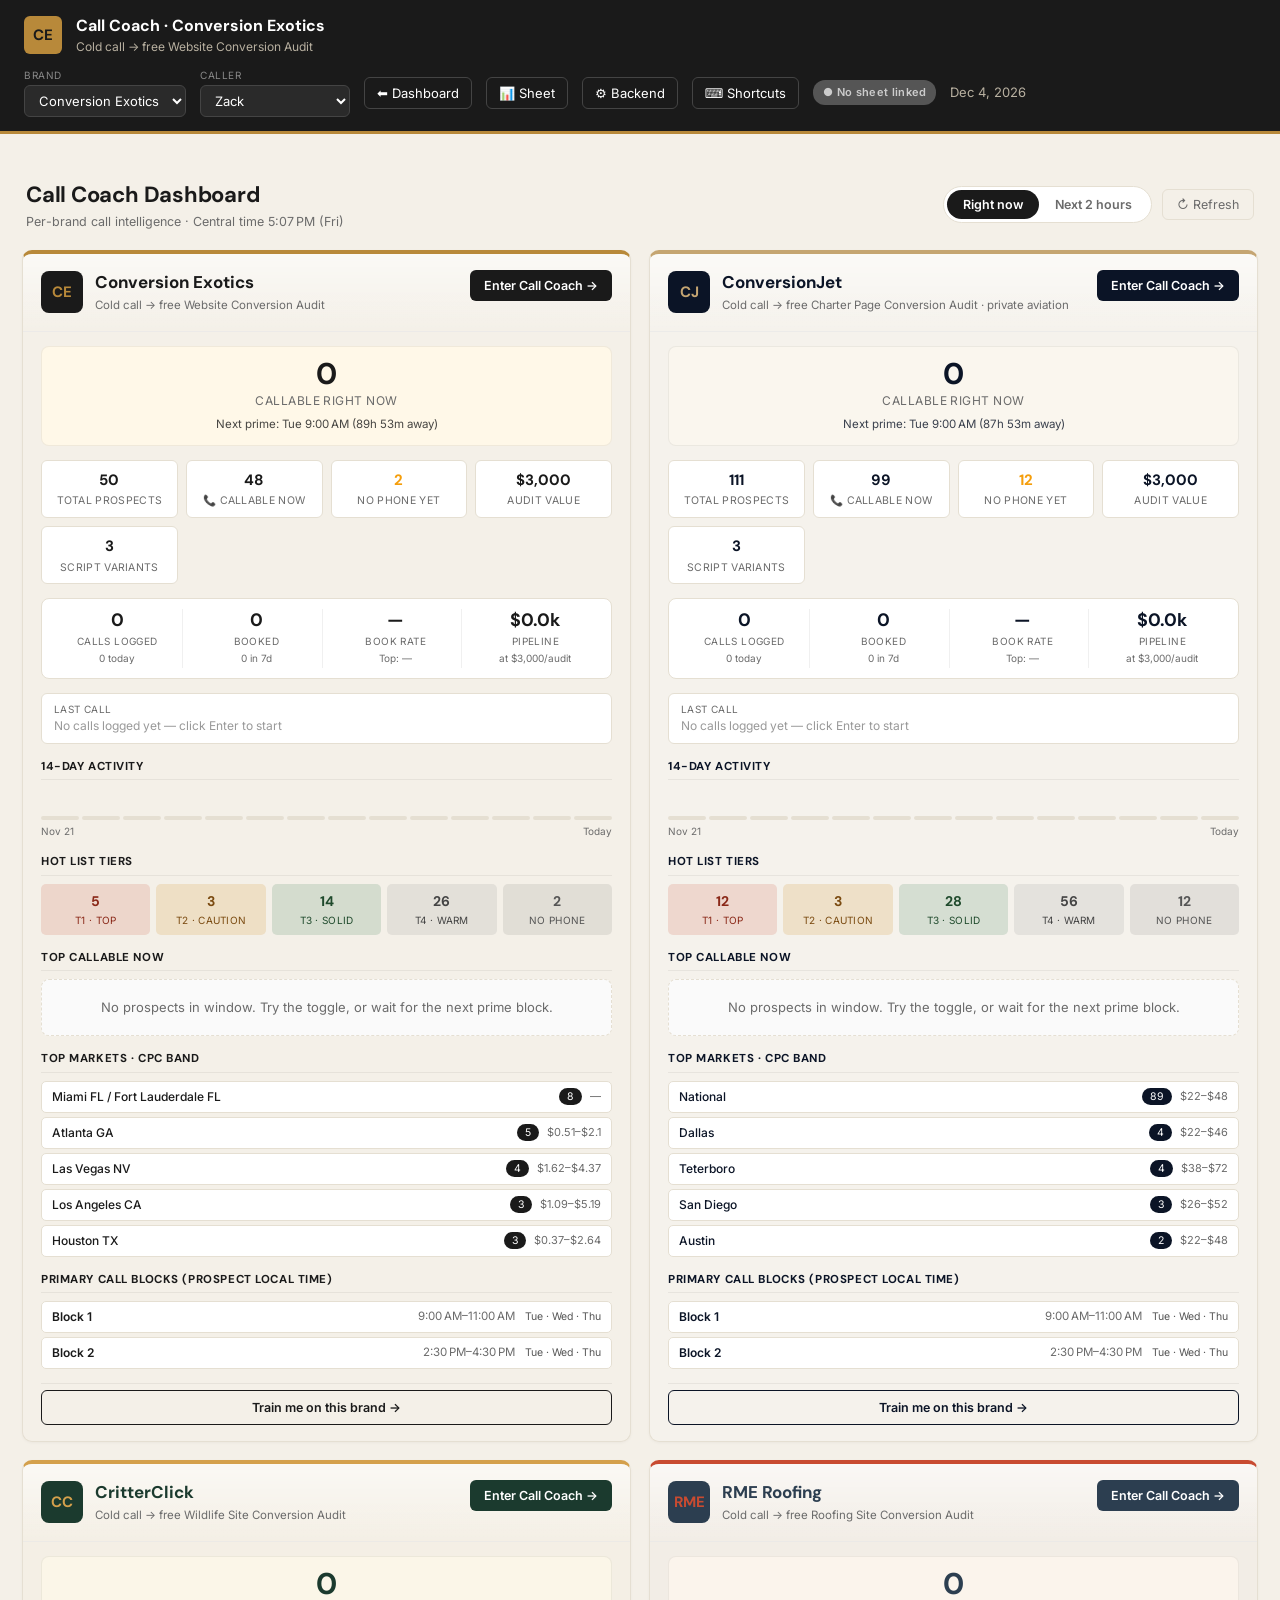
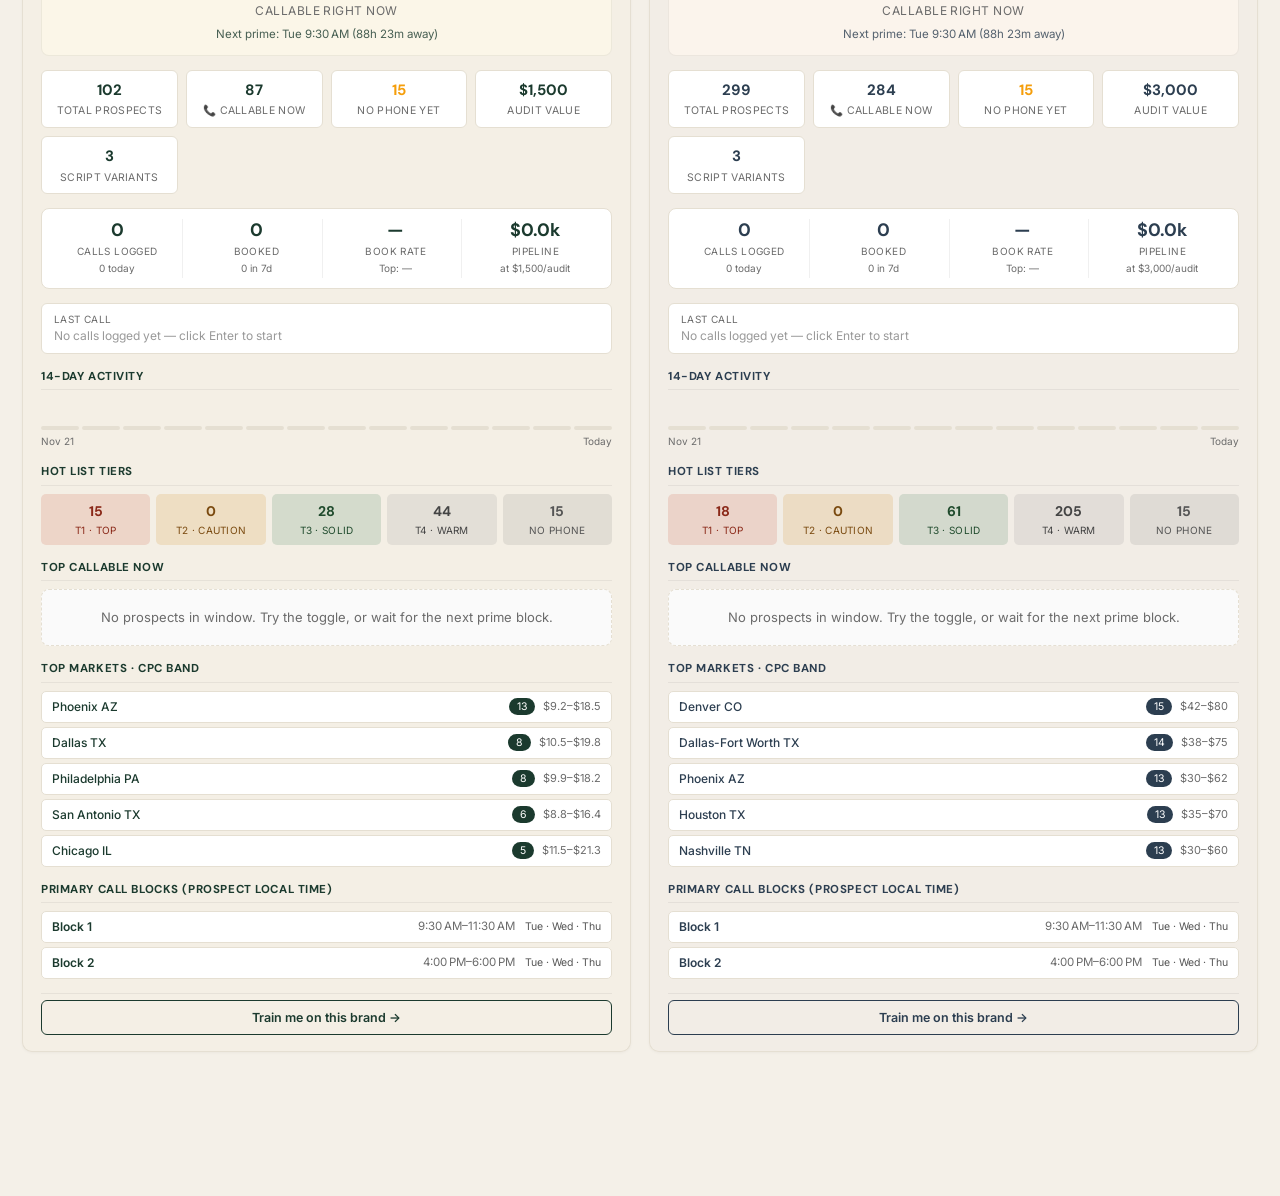
<file: index.html>
<!DOCTYPE html>
<html lang="en">
<head>
<meta charset="UTF-8" />
<meta name="viewport" content="width=device-width, initial-scale=1.0" />
<title>Call Coach</title>
<link rel="preconnect" href="https://fonts.googleapis.com">
<link rel="preconnect" href="https://fonts.gstatic.com" crossorigin>
<link rel="stylesheet" href="https://fonts.googleapis.com/css2?family=DM+Sans:wght@400;500;700&family=Inter:wght@400;500;600&display=swap">
<link rel="stylesheet" href="styles.css" />
</head>
<body>

<!-- ============ TOPBAR (top of page flow, NOT sticky) ============ -->
<header class="topbar">
  <div class="topbar-left">
    <div class="logo-mark" id="logoMark">CE</div>
    <div class="brand-meta">
      <div class="brand-name" id="brandName">Call Coach</div>
      <div class="brand-sub">Multi-brand cold-call cockpit</div>
    </div>
  </div>
  <div class="topbar-right">
    <label class="topbar-field">
      <span>Brand</span>
      <select id="brandSelect" class="topbar-select"></select>
    </label>
    <label class="topbar-field">
      <span>Caller</span>
      <select id="callerSelect" class="topbar-select">
        <option value="Zack">Zack</option>
        <option value="Tony">Tony</option>
        <option value="Jessica">Jessica</option>
      </select>
    </label>
    <button id="dashboardBtn" class="topbar-btn" type="button" title="Back to dashboard">⬅ Dashboard</button>
    <button id="openSheetBtn" class="topbar-btn" type="button" title="Open this brand's master Google Sheet">📊 Sheet</button>
    <button id="backendBtn" class="topbar-btn" type="button">⚙ Backend</button>
    <button id="legendToggle" class="topbar-btn" type="button">⌨ Shortcuts</button>
    <span id="syncBadge" class="sync-badge offline" title="Click for setup help. Green = your master Google Sheet is linked and every call is auto-syncing." style="cursor:pointer">● No sheet linked</span>
    <div class="topbar-date" id="topbarDate"></div>
  </div>
</header>

<!-- ============ PROGRESS BAR (sticky) ============ -->
<div id="progressBar" class="progress-bar" title="Click to open prospect picker">
  <div class="progress-fill" id="progressFill" style="width:0%"></div>
  <div class="progress-label" id="progressLabel">0 of 0 prospects called today · 0% done</div>
</div>

<!-- ============ BIG TIMER BANNER (sticky under progress bar) ============ -->
<div id="bigTimer" class="big-timer">
  <div class="bt-left">
    <span class="bt-elapsed" id="btElapsed">00:00</span>
    <span class="bt-sep">/</span>
    <span class="bt-target" id="btTarget">00:00</span>
  </div>
  <div class="bt-center">
    <div class="bt-bar"><div class="bt-bar-fill" id="btBarFill"></div></div>
    <div class="bt-phase" id="btPhase">Press Start · Ctrl+S</div>
  </div>
  <div class="bt-right">
    <button id="btStart" class="bt-btn" type="button">▶ Start</button>
    <button id="btReset" class="bt-btn bt-btn-ghost" type="button">Reset</button>
  </div>
</div>

<!-- ============ KEYBOARD LEGEND ============ -->
<div id="legendBar" class="legend-bar hidden">
  <div class="kbd-row"><kbd>Ctrl</kbd>+<kbd>S</kbd><span>Start / pause timer</span></div>
  <div class="kbd-row"><kbd>Shift</kbd>+<kbd>R</kbd><span>Reset timer</span></div>
  <div class="kbd-row"><kbd>1</kbd>/<kbd>2</kbd>/<kbd>3</kbd><span>Switch script variant A / B / C</span></div>
  <div class="kbd-row"><kbd>Ctrl</kbd>+<kbd>L</kbd><span>Log current call</span></div>
  <div class="kbd-row"><kbd>Ctrl</kbd>+<kbd>N</kbd><span>Next prospect in list</span></div>
  <div class="kbd-row"><kbd>Ctrl</kbd>+<kbd>P</kbd><span>Previous prospect in list</span></div>
  <div class="kbd-row"><kbd>Ctrl</kbd>+<kbd>K</kbd><span>Toggle calendar / stats</span></div>
  <div class="kbd-row"><kbd>Ctrl</kbd>+<kbd>+</kbd><span>Add new prospect inline</span></div>
  <div class="kbd-row"><kbd>Esc</kbd><span>Close any modal</span></div>
</div>

<!-- ============ BACKEND MODAL ============ -->
<div id="backendModal" class="modal hidden">
  <div class="modal-box">
    <div class="modal-head">
      <h3>Backend Connection</h3>
      <button class="modal-close" data-close="backendModal">✕</button>
    </div>
    <div class="modal-body">
      <h4 style="margin:0 0 8px;font-family:'DM Sans',sans-serif;">🐙 GitHub Sheet (recommended, v3.10)</h4>
      <p class="modal-help">
        Single source of truth — call logs, edits, and deletions auto-commit to GitHub in batches.
        Paste a <a href="https://github.com/settings/tokens/new?scopes=repo&description=call-coach" target="_blank">Personal Access Token</a> with <code>repo</code> scope.
        Then open the <a href="viewer.html" target="_blank">📊 Sheet Viewer</a>.
      </p>
      <label class="form-row">
        <span>GitHub PAT (repo scope)</span>
        <input type="password" id="ghToken" placeholder="ghp_…" autocomplete="off" />
      </label>
      <div style="display:grid;grid-template-columns:1fr 1fr 1fr;gap:8px;">
        <label class="form-row"><span>Owner</span><input type="text" id="ghOwner" placeholder="trini3holdings" /></label>
        <label class="form-row"><span>Repo</span><input type="text" id="ghRepo" placeholder="call-coach" /></label>
        <label class="form-row"><span>Branch</span><input type="text" id="ghBranch" placeholder="data-log" /></label>
      </div>
      <div style="display:grid;grid-template-columns:1fr 1fr;gap:8px;">
        <label class="form-row"><span>Auto-commit every N calls</span><input type="number" id="ghBatchThreshold" min="1" max="500" placeholder="10" /></label>
        <label class="form-row"><span>… or every (min)</span><input type="number" id="ghBatchInterval" min="5" max="1440" placeholder="60" /></label>
      </div>
      <div id="ghStatus" class="backend-status"></div>
      <div class="form-actions">
        <button id="ghSaveConfig" class="btn btn-gold" type="button">Save & Connect</button>
        <button id="ghSyncNow" class="btn btn-ghost" type="button">Sync now</button>
        <button id="ghPull" class="btn btn-ghost" type="button">Pull from GitHub</button>
        <a href="viewer.html" target="_blank" class="btn btn-ghost" style="text-decoration:none;display:inline-block;">📊 Open Viewer</a>
      </div>

      <hr style="margin:18px 0;border:none;border-top:1px solid rgba(0,0,0,.12)" />
      <h4 style="margin:0 0 8px;font-family:'DM Sans',sans-serif;">📄 Google Sheet (legacy)</h4>
      <p class="modal-help">
        Paste your Google Apps Script Web App URL. <strong>v3.8</strong>: all 4 brands
        now flow into ONE master sheet with a Brand column. Each row gets an “X · date”
        in the <strong>Called?</strong> column when a call is logged — no more tab-hopping.
      </p>
      <p class="modal-help">
        Need to set up the backend? See <a href="SETUP_GOOGLE_BACKEND.md" target="_blank">SETUP_GOOGLE_BACKEND.md</a> in this repo (60 seconds).
      </p>
      <label class="form-row">
        <span>Web App URL</span>
        <input type="text" id="backendUrl" placeholder="https://script.google.com/macros/s/.../exec" />
      </label>
      <label class="form-row">
        <span>Master Sheet URL <em style="font-weight:400;opacity:.7">(auto-set after first sync — read only)</em></span>
        <input type="text" id="manualSheetUrl" placeholder="Auto-populates after first call logged" readonly style="opacity:.7" />
      </label>
      <div id="backendStatus" class="backend-status"></div>
      <div class="form-actions">
        <button id="backendTest" class="btn btn-gold">Save & Test</button>
        <button id="backendOpenSheet" class="btn btn-ghost">Open Master Sheet</button>
        <button id="backendSyncNow" class="btn btn-ghost">Sync Queued Calls</button>
        <button id="backendMigrate" class="btn btn-ghost" title="One-time: merge old per-brand sheets into the new single master">Migrate Legacy Sheets</button>
        <button id="backendPushAll" class="btn btn-ghost" title="Push every prospect (all 4 brands) to the master sheet — upserts by domain. Safe to re-run.">Push All Prospects → Master Sheet</button>
      </div>
      <div class="modal-help" style="margin-top:14px;">
        <strong>Sync queue:</strong> <span id="queueCount">0</span> calls waiting.
        Calls are logged locally first and sync to Sheets automatically.
      </div>

      <hr style="margin:18px 0;border:none;border-top:1px solid rgba(0,0,0,.12)" />
      <h4 style="margin:0 0 8px;font-family:'DM Sans',sans-serif;">⚙ Call flow</h4>
      <label class="form-row" style="flex-direction:row;align-items:center;gap:8px;">
        <input type="checkbox" id="autoAdvanceToggle" />
        <span style="margin:0;">Auto-advance to next prospect after logging a call</span>
      </label>

      <hr style="margin:18px 0;border:none;border-top:1px solid rgba(0,0,0,.12)" />
      <h4 style="margin:0 0 8px;font-family:'DM Sans',sans-serif;">🗑 Deleted prospects</h4>
      <p class="modal-help" style="margin-top:0">Soft-deleted records (hidden from list/stats/queue). Click Restore to bring them back.</p>
      <div id="deletedProspectsList" style="max-height:180px;overflow-y:auto;font-size:12px;border:1px solid rgba(0,0,0,.08);border-radius:6px;padding:6px;background:rgba(0,0,0,.02);"></div>

      <hr style="margin:18px 0;border:none;border-top:1px solid rgba(0,0,0,.12)" />
      <h4 style="margin:0 0 8px;font-family:'DM Sans',sans-serif;">📥 Bulk import phones</h4>
      <p class="modal-help" style="margin-top:0">
        Paste a CSV with columns <code>brand,domain,found_phone,status</code> (extra columns OK).
        Only rows where <code>status=found</code> and <code>found_phone</code> is non-empty are imported.
        Each phone is saved as an in-app override on the matching prospect (matched by domain).
      </p>
      <label class="form-row">
        <span>CSV text</span>
        <textarea id="bulkPhonesCsv" rows="6" placeholder="brand,domain,company,market,found_phone,source,status,notes&#10;rme-roofing,example.com,Example,Dallas TX,(214) 555-1234,https://example.com,found,..." style="font-family:'SFMono-Regular',Consolas,monospace;font-size:12px;"></textarea>
      </label>
      <div class="form-actions">
        <input type="file" id="bulkPhonesFile" accept=".csv,text/csv,text/plain" style="display:none" />
        <button id="bulkPhonesFileBtn" class="btn btn-ghost" type="button">Load CSV file…</button>
        <button id="bulkPhonesImport" class="btn btn-gold" type="button">Import phones</button>
        <button id="bulkPhonesDryRun" class="btn btn-ghost" type="button">Dry run (preview)</button>
      </div>
      <div id="bulkPhonesStatus" class="backend-status" style="margin-top:8px"></div>
    </div>
  </div>
</div>

<!-- ============ ADD PROSPECT MODAL ============ -->
<div id="prospectModal" class="modal hidden">
  <div class="modal-box">
    <div class="modal-head">
      <h3>Add Prospect</h3>
      <button class="modal-close" data-close="prospectModal">✕</button>
    </div>
    <div class="modal-body">
      <p class="modal-help">
        Add one prospect to the master sheet. Updates if domain matches an existing one.
      </p>
      <div class="prospect-grid">
        <label class="form-row"><span>Company</span><input id="np_company" type="text" placeholder="e.g. Apex Exotics"/></label>
        <label class="form-row"><span>Domain</span><input id="np_domain" type="text" placeholder="apexexotics.com"/></label>
        <label class="form-row"><span>Market</span><input id="np_market" type="text" placeholder="Dallas TX"/></label>
        <label class="form-row"><span>Phone</span><input id="np_phone" type="text" /></label>
        <label class="form-row"><span>Email</span><input id="np_email" type="email" /></label>
        <label class="form-row"><span>Instagram</span><input id="np_instagram" type="text" placeholder="@handle"/></label>
        <label class="form-row"><span>Speed Score</span><input id="np_speed" type="text" placeholder="e.g. 62"/></label>
        <label class="form-row"><span>Trust Score</span><input id="np_trust" type="text" /></label>
        <label class="form-row"><span>Action Button Score</span><input id="np_cta" type="text" /></label>
        <label class="form-row"><span>Risk</span>
          <select id="np_risk"><option value="MED">MED</option><option value="HIGH">HIGH</option><option value="LOW">LOW</option></select>
        </label>
      </div>
      <label class="form-row"><span>Issue 1</span><input id="np_issues_1" type="text" placeholder="No phone, only form"/></label>
      <label class="form-row"><span>Issue 2</span><input id="np_issues_2" type="text" /></label>
      <label class="form-row"><span>Issue 3</span><input id="np_issues_3" type="text" /></label>
      <label class="form-row"><span>Notes</span><textarea id="np_notes" rows="2"></textarea></label>
      <div class="form-actions">
        <button id="np_save" class="btn btn-gold">Save to Master Sheet</button>
        <button class="btn btn-ghost" data-close="prospectModal">Cancel</button>
      </div>
    </div>
  </div>
</div>

<!-- ============ SAMPLING BANNER ============ -->
<div id="samplingBanner" class="sampling-banner">
  <span class="sampling-tag">SAMPLING</span>
  <span id="samplingMsg">Need 10+ calls per variant. Auto-rotates A→B→C every 10 calls.</span>
</div>

<!-- ============ MAIN 3-COLUMN GRID ============ -->
<!-- ============ DASHBOARD VIEW (default) ============ -->
<main id="dashboardView" class="dashboard-view">
  <div id="dashboardRoot"></div>
</main>

<!-- ============ CALL COACH VIEW (per-brand) ============ -->
<main id="callCoachView" class="grid hidden">

  <div id="brandErrorBanner" class="brand-error-banner hidden"></div>

  <!-- COL 1 · SCRIPT -->
  <section class="col col-script">

    <!-- AUDITED URL / RECON CARD (inline at top of script column) -->
    <div id="reconCard" class="recon-card empty">
      <div class="recon-head">
        <span class="recon-tag">RECON · pre-call</span>
        <span id="reconRisk" class="risk-badge"></span>
      </div>
      <div id="reconBody">
        <div class="recon-empty">Pick a prospect from the side panel to see their audit.</div>
      </div>
    </div>

    <h2 class="col-title">Active Script <span class="col-sub" id="beatsProgress">0 of 0 beats said</span></h2>
    <div class="variant-tabs" id="variantTabs">
      <button data-v="A" class="variant-tab active">A · Pattern Interrupt</button>
      <button data-v="B" class="variant-tab">B · Curiosity Hook</button>
      <button data-v="C" class="variant-tab">C · Paid-Search Leak</button>
    </div>

    <!-- v3.5.1: duplicate timer-card removed — sticky #btStart above is the single source of truth -->

    <div id="beatsContainer" class="beats-container"></div>
  </section>

  <!-- COL 2 · SIDE (v3.5: 2-column layout; objections moved to bottom popover) -->
  <section class="col-side-wrap">

    <div class="side-toggle">
      <button id="toggleStats" class="side-toggle-btn active">Stats</button>
      <button id="toggleCal" class="side-toggle-btn">📅 Calendar</button>
    </div>

    <div id="statsPane" class="side-pane">

      <!-- Stats card -->
      <div class="side-card">
        <h3 class="side-title">Today's Stats</h3>
        <div class="stats-row">
          <div class="stat-box"><div class="stat-num" id="stat-calls">0</div><div class="stat-label">Calls</div></div>
          <div class="stat-box"><div class="stat-num" id="stat-booked">0</div><div class="stat-label">Booked</div></div>
          <div class="stat-box"><div class="stat-num" id="stat-closed">0</div><div class="stat-label">Closed</div></div>
          <div class="stat-box"><div class="stat-num" id="stat-bookrate">0%</div><div class="stat-label">Book %</div></div>
        </div>
        <div class="stats-row" style="margin-top:6px;">
          <div class="stat-box"><div class="stat-num" id="stat-avgscore">0</div><div class="stat-label">Avg Score</div></div>
          <div class="stat-box"><div class="stat-num" id="stat-remaining">0</div><div class="stat-label">Remaining</div></div>
          <div class="stat-box" style="grid-column:span 2;"><div class="stat-num" style="font-size:14px;" id="stat-rotation">A · 0/10</div><div class="stat-label">Rotation</div></div>
        </div>
        <div class="variant-stats" id="variantStats"></div>
        <div class="caller-stats" id="callerStats"></div>
      </div>

      <!-- Current Call card -->
      <div class="side-card">
        <h3 class="side-title">Current Call</h3>
        <form id="callForm" class="call-form">
          <label class="form-row">
            <span style="display:flex;align-items:center;justify-content:space-between;gap:8px;">
              Prospect (from master list)
              <span id="pickerStatusCounter" style="font-size:11px;font-weight:500;color:#666;display:inline-flex;gap:6px;"></span>
            </span>
            <div class="row-with-btn">
              <select id="prospectSelect"><option value="">— Select prospect or type below —</option></select>
              <button type="button" id="addProspectBtn" class="btn btn-gold btn-icon" title="Add new prospect">+</button>
            </div>
          </label>
          <!-- v3.7.2: TZ gate + dedup controls -->
          <div class="form-row tz-gate-controls" style="display:flex;gap:12px;align-items:center;flex-wrap:wrap;padding:6px 0;font-size:12px;color:#444;">
            <label style="display:flex;align-items:center;gap:4px;" title="How to handle prospects outside their callable window">
              <span style="font-weight:600;">Timezone gate:</span>
              <select id="tzGateMode" style="font-size:12px;padding:2px 4px;">
                <option value="block">Block</option>
                <option value="warn">Warn</option>
                <option value="off">Off</option>
              </select>
            </label>
            <label style="display:flex;align-items:center;gap:4px;" title="Skip prospects dialed by ANY caller in last N days (0 = no dedup)">
              <span style="font-weight:600;">Skip dialed within:</span>
              <select id="dedupDays" style="font-size:12px;padding:2px 4px;">
                <option value="0">Off</option>
                <option value="7">7 days</option>
                <option value="14">14 days</option>
                <option value="30">30 days</option>
                <option value="60">60 days</option>
                <option value="90">90 days</option>
              </select>
            </label>
            <button type="button" id="refreshPickerBtn" class="btn btn-icon" style="font-size:11px;padding:2px 8px;" title="Re-pull call history from central sheet">↻ Refresh</button>
          </div>
          <label class="form-row">
            <span>Company</span>
            <input type="text" id="company" placeholder="Auto-fills from prospect" />
          </label>
          <div class="form-row-pair">
            <label class="form-row">
              <span>Market</span>
              <input type="text" id="market" placeholder="Miami FL" />
            </label>
            <label class="form-row">
              <span>Phone</span>
              <input type="text" id="phone" />
            </label>
          </div>
          <label class="form-row">
            <span>Prospect Email</span>
            <input type="email" id="prospectEmail" placeholder="for follow-up emails" />
          </label>
          <label class="form-row">
            <span>Outcome</span>
            <select id="outcome">
              <option value="">— Select —</option>
              <option value="NA">NA · No Answer</option>
              <option value="VM">VM · Voicemail</option>
              <option value="HU">HU · Hung Up</option>
              <option value="NI">NI · Not Interested</option>
              <option value="PP">PP · Pitched, Passed</option>
              <option value="OBJ">OBJ · Objection (no book)</option>
              <option value="RE">RE · Requested Email</option>
              <option value="BK">BK · Audit Booked</option>
              <option value="SH">SH · Audit Showed</option>
              <option value="CL">CL · Closed</option>
            </select>
          </label>

          <!-- Structured notes section -->
          <div class="notes-block">
            <div class="notes-block-title">Structured Notes</div>
            <label class="form-row">
              <span>Objection raised</span>
              <select id="objectionRaised">
                <option value="">— None / unclear —</option>
              </select>
            </label>
            <label class="form-row">
              <span>What worked</span>
              <input type="text" id="whatWorked" placeholder="e.g. Jayden Bloom quote landed" />
            </label>
            <label class="form-row">
              <span>Next step</span>
              <input type="text" id="nextStep" placeholder="e.g. Send Cal link + Loom" />
            </label>
            <label class="form-row">
              <span>Freeform notes</span>
              <textarea id="notes" rows="2" placeholder="What did they say verbatim? (auto-scoring reads this)"></textarea>
            </label>
            <div id="liveScore" class="live-score hidden">Live score: <strong id="liveScoreNum">0</strong></div>
          </div>

          <!-- Follow-up section -->
          <div class="followup-block">
            <div class="followup-head">
              <span class="notes-block-title">Schedule Follow-Up</span>
              <label class="followup-toggle"><input type="checkbox" id="fpEnable" /> Enable</label>
            </div>
            <div id="fpFields" class="fp-fields hidden">
              <div class="form-row-pair">
                <label class="form-row">
                  <span>Date</span>
                  <input type="date" id="fpDate" />
                </label>
                <label class="form-row">
                  <span>Time</span>
                  <input type="time" id="fpTime" value="10:00" />
                </label>
              </div>
              <div class="fp-quick">
                <button type="button" data-days="1" class="btn btn-ghost btn-tiny">+1 day</button>
                <button type="button" data-days="3" class="btn btn-ghost btn-tiny">+3 days</button>
                <button type="button" data-days="7" class="btn btn-ghost btn-tiny">+1 week</button>
                <button type="button" data-days="14" class="btn btn-ghost btn-tiny">+2 weeks</button>
              </div>
              <label class="form-row">
                <span>Channel</span>
                <select id="fpChannel">
                  <option value="email">Gmail reminder to me</option>
                  <option value="calendar">Calendar event</option>
                  <option value="both">Both (Gmail + Calendar)</option>
                </select>
              </label>
              <label class="form-row">
                <span>Draft message (optional)</span>
                <textarea id="fpMessage" rows="2" placeholder="Hey {company}, circling back on the audit we talked about..."></textarea>
              </label>
            </div>
          </div>

          <div class="form-actions">
            <button type="button" id="logCall" class="btn btn-gold">Log Call</button>
            <button type="button" id="clearForm" class="btn btn-ghost">Clear</button>
            <label class="csv-upload">
              <input type="file" id="csvUpload" accept=".csv" hidden />
              <span class="btn btn-ghost">+ CSV</span>
            </label>
          </div>
        </form>
      </div>

      <!-- Recent log card -->
      <div class="side-card">
        <h3 class="side-title">Recent Calls</h3>
        <div id="callLog" class="call-log"></div>
      </div>
    </div>

    <!-- CAL EMBED PANE -->
    <div id="calPane" class="side-pane hidden">
      <div class="side-card">
        <h3 class="side-title">Book the Audit · Tony's Calendar</h3>
        <div class="cal-hint">Use this live during the call. Share your screen if they want to see it.</div>
        <div id="my-cal-inline-30min" class="cal-embed"></div>
      </div>
    </div>

  </section>

</main>

<!-- Floating Quick Objection Hotkey Row -->
<!-- v3.5: comeback popover sits above the hotkey bar -->
<div id="qoPop" class="qo-pop hidden"></div>
<div id="quickObjBar" class="quick-obj-bar">
  <div class="quick-obj-inner" id="quickObjInner"></div>
</div>

<!-- v3.5: Undo-last-call toast -->
<div id="undoToast" class="undo-toast hidden">
  <span class="undo-toast-msg">Call saved.</span>
  <button id="undoToastBtn" type="button" class="undo-toast-btn">↺ Undo</button>
</div>

<!-- v3.5: floating FAB removed — use the Log Call button in the form instead -->

<!-- Quick-Outcome Modal (one-tap save) -->
<div id="quickOutcomeModal" class="modal hidden">
  <div class="modal-box" style="max-width:480px;">
    <div class="modal-head">
      <h3>Call Outcome</h3>
      <button class="modal-close" data-close="quickOutcomeModal">✕</button>
    </div>
    <div class="modal-body">
      <p class="modal-help">Tap the result — the rest auto-fills from your script + recon.</p>
      <div class="quick-outcome-grid">
        <button class="qo-btn qo-booked" data-outcome="BK">✅ Booked</button>
        <button class="qo-btn qo-callback" data-outcome="PP">📅 Callback</button>
        <button class="qo-btn qo-noanswer" data-outcome="NA">📞 No Answer</button>
        <button class="qo-btn qo-dead" data-outcome="NI">❌ Dead / Not Interested</button>
      </div>
      <div class="qo-secondary">
        <button class="qo-link" data-outcome="VM">Voicemail</button>
        <button class="qo-link" data-outcome="HU">Hung Up</button>
        <button class="qo-link" data-outcome="OBJ">Objection (no book)</button>
        <button class="qo-link" data-outcome="RE">Requested Email</button>
        <button class="qo-link" data-outcome="SH">Audit Showed</button>
        <button class="qo-link" data-outcome="CL">Closed</button>
      </div>
    </div>
  </div>
</div>

<!-- Winner banner & toasts -->
<div id="winnerBanner" class="winner-banner hidden"></div>
<div id="toast" class="toast hidden"></div>

<!-- Cal.com inline embed -->
<script type="text/javascript">
  (function (C, A, L) { let p = function (a, ar) { a.q.push(ar); }; let d = C.document; C.Cal = C.Cal || function () { let cal = C.Cal; let ar = arguments; if (!cal.loaded) { cal.ns = {}; cal.q = cal.q || []; d.head.appendChild(d.createElement("script")).src = A; cal.loaded = true; } if (ar[0] === L) { const api = function () { p(api, arguments); }; const namespace = ar[1]; api.q = api.q || []; if(typeof namespace === "string"){cal.ns[namespace] = cal.ns[namespace] || api;p(cal.ns[namespace], ar);p(cal, ["initNamespace", namespace]);} else p(cal, ar); return;} p(cal, ar); }; })(window, "https://app.cal.com/embed/embed.js", "init");
  Cal("init", "30min", {origin:"https://app.cal.com"});
  Cal.ns["30min"]("inline", {
    elementOrSelector:"#my-cal-inline-30min",
    config: {"layout":"month_view","useSlotsViewOnSmallScreen":"true"},
    calLink: "let-s.chat/30min",
  });
  Cal.ns["30min"]("ui", {"hideEventTypeDetails":false,"layout":"month_view"});
</script>

<!-- ============ TRAINING MODAL ============ -->
<div id="trainingModal" class="modal hidden">
  <div class="modal-box" style="max-width:760px;">
    <div class="modal-head">
      <h3>Training</h3>
      <button class="modal-close" data-close="trainingModal">✕</button>
    </div>
    <div class="modal-body"></div>
  </div>
</div>

<script src="validators.js?v=3.10.8"></script>
<script src="market_timezones.js?v=3.10.8"></script>
<script src="acronyms.js?v=3.10.8"></script>
<script src="dashboard.js?v=3.10.8"></script>
<script src="app.js?v=3.10.8"></script>
<script src="github-sync.js?v=3.10.8"></script>
</body>
</html>
</file>
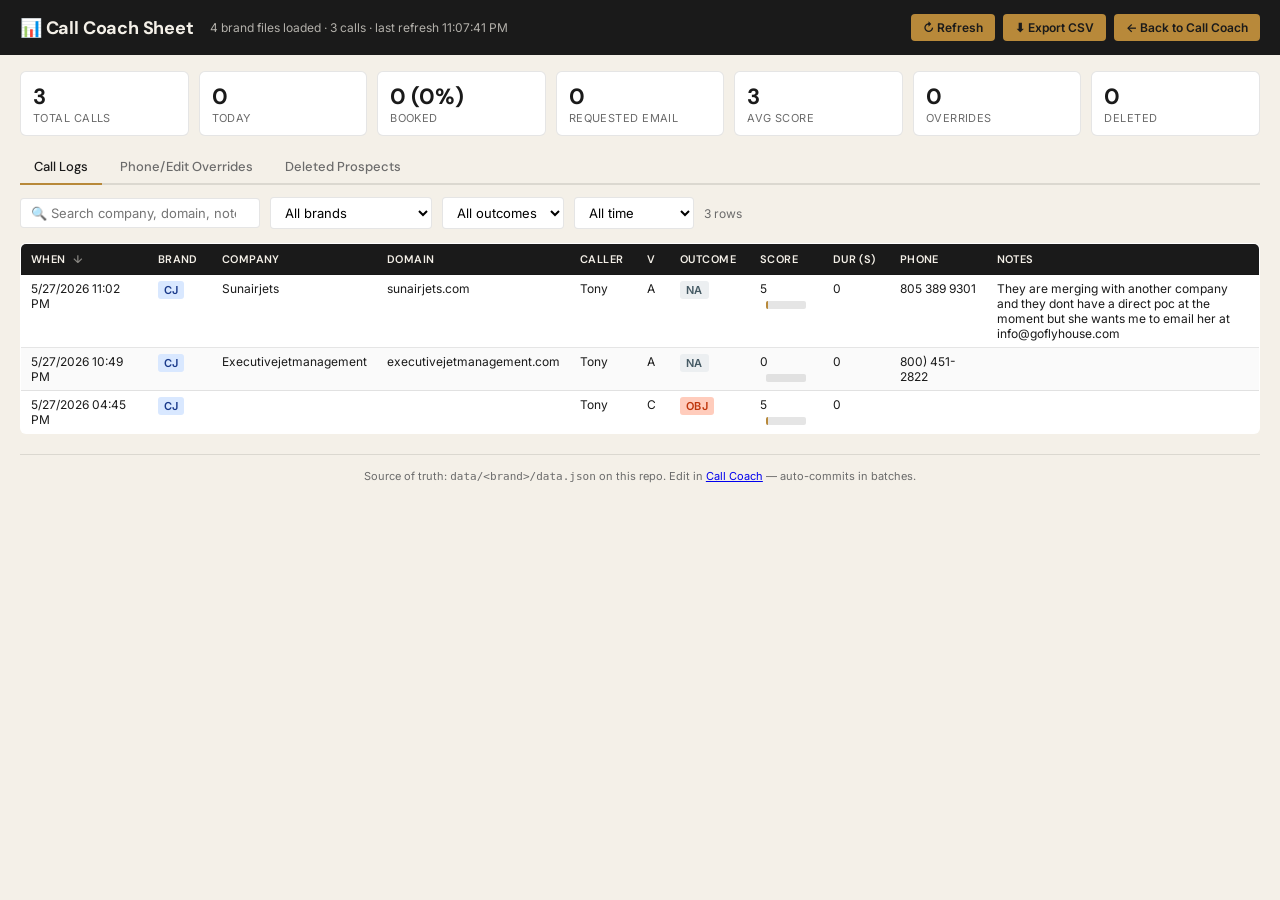
<file: viewer.html>
<!DOCTYPE html>
<html lang="en">
<head>
<meta charset="UTF-8" />
<meta name="viewport" content="width=device-width,initial-scale=1" />
<title>Call Coach · Sheet Viewer</title>
<link rel="preconnect" href="https://fonts.googleapis.com">
<link rel="preconnect" href="https://fonts.gstatic.com" crossorigin>
<link href="https://fonts.googleapis.com/css2?family=DM+Sans:wght@400;500;700&family=Inter:wght@400;500;600&display=swap" rel="stylesheet">
<style>
  :root {
    --ink: #1A1A1A;
    --gold: #B8893A;
    --cream: #F4F0E8;
    --highlight: #FFF8E8;
    --gray: #6B6B6B;
    --line: rgba(0,0,0,.1);
    --bg-row-alt: rgba(0,0,0,.02);
  }
  * { box-sizing: border-box; }
  body {
    margin: 0;
    font-family: 'Inter', sans-serif;
    background: var(--cream);
    color: var(--ink);
    font-size: 13px;
  }
  header {
    background: var(--ink);
    color: var(--cream);
    padding: 14px 20px;
    display: flex;
    align-items: center;
    gap: 16px;
    flex-wrap: wrap;
  }
  header h1 {
    margin: 0;
    font-family: 'DM Sans', sans-serif;
    font-weight: 700;
    font-size: 18px;
    letter-spacing: -0.01em;
  }
  header .meta { font-size: 12px; opacity: 0.7; }
  header a, header button {
    background: var(--gold);
    color: var(--ink);
    border: none;
    padding: 6px 12px;
    border-radius: 4px;
    font-weight: 600;
    font-size: 12px;
    cursor: pointer;
    text-decoration: none;
    font-family: inherit;
  }
  header a:hover, header button:hover { opacity: 0.9; }
  .container { padding: 16px 20px; }
  .controls {
    display: flex;
    gap: 10px;
    margin-bottom: 14px;
    flex-wrap: wrap;
    align-items: center;
  }
  .controls input, .controls select {
    padding: 6px 10px;
    border: 1px solid var(--line);
    border-radius: 4px;
    font-family: inherit;
    font-size: 13px;
    background: white;
  }
  .controls input[type="search"] { min-width: 240px; }
  .tabs {
    display: flex;
    gap: 4px;
    margin-bottom: 12px;
    border-bottom: 2px solid var(--line);
  }
  .tab {
    background: transparent;
    border: none;
    padding: 8px 14px;
    cursor: pointer;
    font-family: 'DM Sans', sans-serif;
    font-weight: 500;
    font-size: 13px;
    color: var(--gray);
    border-bottom: 2px solid transparent;
    margin-bottom: -2px;
  }
  .tab.active { color: var(--ink); border-bottom-color: var(--gold); }
  .stats {
    display: grid;
    grid-template-columns: repeat(auto-fit, minmax(120px, 1fr));
    gap: 10px;
    margin-bottom: 14px;
  }
  .stat-card {
    background: white;
    border: 1px solid var(--line);
    border-radius: 6px;
    padding: 10px 12px;
  }
  .stat-num {
    font-family: 'DM Sans', sans-serif;
    font-size: 22px;
    font-weight: 700;
  }
  .stat-label {
    font-size: 11px;
    color: var(--gray);
    text-transform: uppercase;
    letter-spacing: 0.04em;
  }
  table {
    width: 100%;
    border-collapse: collapse;
    background: white;
    border: 1px solid var(--line);
    border-radius: 6px;
    overflow: hidden;
    font-size: 12px;
  }
  th {
    background: var(--ink);
    color: var(--cream);
    padding: 8px 10px;
    text-align: left;
    font-weight: 600;
    font-family: 'DM Sans', sans-serif;
    font-size: 11px;
    text-transform: uppercase;
    letter-spacing: 0.04em;
    cursor: pointer;
    white-space: nowrap;
  }
  th:hover { background: #333; }
  th .sort-ind { opacity: 0.5; margin-left: 4px; }
  td {
    padding: 6px 10px;
    border-top: 1px solid var(--line);
    vertical-align: top;
  }
  tr:nth-child(even) td { background: var(--bg-row-alt); }
  tr:hover td { background: var(--highlight); }
  .badge {
    display: inline-block;
    padding: 2px 6px;
    border-radius: 3px;
    font-size: 11px;
    font-weight: 600;
    text-transform: uppercase;
    letter-spacing: 0.03em;
  }
  .badge.brand-ce { background: #FFE5D9; color: #8B3A1A; }
  .badge.brand-cj { background: #D9E8FF; color: #1A3A8B; }
  .badge.brand-cc { background: #E5F4D9; color: #3A6B1A; }
  .badge.brand-rme { background: #FFE5F0; color: #8B1A4F; }
  .badge.outcome-BK { background: #C8E6C9; color: #1B5E20; }
  .badge.outcome-PP { background: #FFF59D; color: #614A00; }
  .badge.outcome-RE { background: var(--highlight); color: var(--gold); border: 1px solid var(--gold); }
  .badge.outcome-CL { background: #B3E5FC; color: #01579B; }
  .badge.outcome-SH { background: #DCEDC8; color: #33691E; }
  .badge.outcome-OBJ { background: #FFCCBC; color: #BF360C; }
  .badge.outcome-DNC { background: #FFCDD2; color: #B71C1C; }
  .badge.outcome-NA { background: #ECEFF1; color: #455A64; }
  .empty-state {
    text-align: center;
    padding: 60px 20px;
    color: var(--gray);
  }
  .empty-state h2 { font-family: 'DM Sans', sans-serif; }
  .empty-state code {
    background: var(--ink);
    color: var(--cream);
    padding: 2px 6px;
    border-radius: 3px;
    font-size: 12px;
  }
  .loading { padding: 40px; text-align: center; color: var(--gray); }
  .score-bar {
    display: inline-block;
    width: 40px;
    height: 8px;
    background: var(--line);
    border-radius: 2px;
    margin-left: 6px;
    vertical-align: middle;
    overflow: hidden;
  }
  .score-bar > div { height: 100%; background: var(--gold); }
  .footer {
    margin-top: 20px;
    padding-top: 14px;
    border-top: 1px solid var(--line);
    color: var(--gray);
    font-size: 11px;
    text-align: center;
  }
  @media (max-width: 768px) {
    table { font-size: 11px; }
    td, th { padding: 4px 6px; }
  }
</style>
</head>
<body>

<header>
  <h1>📊 Call Coach Sheet</h1>
  <span class="meta" id="metaInfo">loading…</span>
  <div style="margin-left:auto;display:flex;gap:8px;">
    <button id="refreshBtn" type="button">↻ Refresh</button>
    <button id="exportBtn" type="button">⬇ Export CSV</button>
    <a href="index.html">← Back to Call Coach</a>
  </div>
</header>

<div class="container">

  <div class="stats" id="statCards"></div>

  <div class="tabs" id="tabs">
    <button class="tab active" data-view="calls">Call Logs</button>
    <button class="tab" data-view="overrides">Phone/Edit Overrides</button>
    <button class="tab" data-view="deleted">Deleted Prospects</button>
  </div>

  <div class="controls">
    <input type="search" id="searchBox" placeholder="🔍 Search company, domain, notes…" />
    <select id="brandFilter">
      <option value="">All brands</option>
      <option value="conversion-exotics">Conversion Exotics</option>
      <option value="conversionjet">ConversionJet</option>
      <option value="critterclick">CritterClick</option>
      <option value="rme-roofing">RME Roofing</option>
    </select>
    <select id="outcomeFilter">
      <option value="">All outcomes</option>
      <option>BK</option><option>PP</option><option>RE</option><option>CL</option>
      <option>SH</option><option>OBJ</option><option>DNC</option><option>NA</option>
    </select>
    <select id="dateRange">
      <option value="">All time</option>
      <option value="1">Today</option>
      <option value="7">Last 7 days</option>
      <option value="30">Last 30 days</option>
      <option value="90">Last 90 days</option>
    </select>
    <span id="rowCount" style="color:var(--gray);font-size:12px;"></span>
  </div>

  <div id="tableHost">
    <div class="loading">Loading data from GitHub…</div>
  </div>

  <div class="footer">
    Source of truth: <code id="srcCode">data/&lt;brand&gt;/data.json</code> on this repo.
    Edit in <a href="index.html">Call Coach</a> — auto-commits in batches.
  </div>

</div>

<script>
const BRANDS = {
  'conversion-exotics': { short: 'CE', name: 'Conversion Exotics' },
  'conversionjet':      { short: 'CJ', name: 'ConversionJet' },
  'critterclick':       { short: 'CC', name: 'CritterClick' },
  'rme-roofing':        { short: 'RME', name: 'RME Roofing' }
};

const state = {
  view: 'calls',
  search: '',
  brand: '',
  outcome: '',
  days: '',
  sortKey: 'ts',
  sortDir: 'desc',
  data: { calls: [], overrides: [], deleted: [] }
};

async function loadAll() {
  const calls = [];
  const overrides = [];
  const deleted = [];
  let brandsLoaded = 0;
  for (const slug of Object.keys(BRANDS)) {
    try {
      const res = await fetch('data/' + slug + '/data.json?t=' + Date.now());
      if (!res.ok) continue;
      const data = await res.json();
      brandsLoaded++;
      (data.call_logs || []).forEach(c => calls.push(Object.assign({ brand: c.brand || slug }, c)));
      const ov = data.prospect_overrides || {};
      Object.keys(ov).forEach(k => overrides.push(Object.assign({ _key: k, _brand: slug }, ov[k])));
      const del = data.deleted_prospects || {};
      Object.keys(del).forEach(k => deleted.push(Object.assign({ _key: k, _brand: slug }, del[k])));
    } catch (e) {
      console.warn('Failed to load', slug, e);
    }
  }
  state.data = { calls, overrides, deleted };
  document.getElementById('metaInfo').textContent =
    brandsLoaded + ' brand file' + (brandsLoaded === 1 ? '' : 's') + ' loaded · ' +
    calls.length + ' calls · last refresh ' + new Date().toLocaleTimeString();
  render();
}

function applyFilters(rows, type) {
  const search = state.search.toLowerCase();
  const brand = state.brand;
  const outcome = state.outcome;
  const cutoff = state.days ? Date.now() - parseInt(state.days, 10) * 86400000 : 0;
  return rows.filter(r => {
    if (brand && (r.brand || r._brand) !== brand) return false;
    if (type === 'calls' && outcome && r.outcome !== outcome) return false;
    if (type === 'calls' && cutoff && (r.ts || 0) < cutoff) return false;
    if (type !== 'calls' && cutoff && (r._ts || r.ts || 0) < cutoff) return false;
    if (search) {
      const hay = JSON.stringify(r).toLowerCase();
      if (!hay.includes(search)) return false;
    }
    return true;
  });
}

function sortRows(rows) {
  const k = state.sortKey;
  const d = state.sortDir === 'asc' ? 1 : -1;
  return rows.slice().sort((a, b) => {
    let av = a[k], bv = b[k];
    if (av == null) av = '';
    if (bv == null) bv = '';
    if (typeof av === 'number' && typeof bv === 'number') return (av - bv) * d;
    return String(av).localeCompare(String(bv)) * d;
  });
}

function renderStats() {
  const totalCalls = state.data.calls.length;
  const booked = state.data.calls.filter(c => c.outcome === 'BK').length;
  const requestedEmail = state.data.calls.filter(c => c.outcome === 'RE').length;
  const avgScore = totalCalls ? Math.round(state.data.calls.reduce((s, c) => s + (c.score || 0), 0) / totalCalls) : 0;
  const today = new Date(); today.setHours(0, 0, 0, 0);
  const todayCalls = state.data.calls.filter(c => c.ts >= today.getTime()).length;
  const bookRate = totalCalls ? Math.round(booked / totalCalls * 100) : 0;
  const host = document.getElementById('statCards');
  host.innerHTML = [
    ['Total calls', totalCalls],
    ['Today', todayCalls],
    ['Booked', booked + ' (' + bookRate + '%)'],
    ['Requested email', requestedEmail],
    ['Avg score', avgScore],
    ['Overrides', state.data.overrides.length],
    ['Deleted', state.data.deleted.length]
  ].map(([l, n]) => '<div class="stat-card"><div class="stat-num">' + n + '</div><div class="stat-label">' + l + '</div></div>').join('');
}

function fmtDate(ts) {
  if (!ts) return '';
  const d = new Date(ts);
  return d.toLocaleDateString() + ' ' + d.toLocaleTimeString([], { hour: '2-digit', minute: '2-digit' });
}

function brandBadge(slug) {
  const b = BRANDS[slug];
  if (!b) return slug || '';
  const cls = 'brand-' + b.short.toLowerCase();
  return '<span class="badge ' + cls + '">' + b.short + '</span>';
}

function outcomeBadge(o) {
  if (!o) return '';
  return '<span class="badge outcome-' + o + '">' + o + '</span>';
}

function scoreBar(n) {
  n = Math.max(0, Math.min(100, n || 0));
  return n + '<span class="score-bar"><div style="width:' + n + '%"></div></span>';
}

function renderCallsTable(rows) {
  const cols = [
    { k: 'ts',       l: 'When',      fmt: r => fmtDate(r.ts) },
    { k: 'brand',    l: 'Brand',     fmt: r => brandBadge(r.brand) },
    { k: 'company',  l: 'Company',   fmt: r => esc(r.company || '') },
    { k: 'domain',   l: 'Domain',    fmt: r => esc(r.domain || '') },
    { k: 'caller',   l: 'Caller',    fmt: r => esc(r.caller || '') },
    { k: 'variant',  l: 'V',         fmt: r => esc(r.variant || '') },
    { k: 'outcome',  l: 'Outcome',   fmt: r => outcomeBadge(r.outcome) },
    { k: 'score',    l: 'Score',     fmt: r => scoreBar(r.score) },
    { k: 'duration', l: 'Dur (s)',   fmt: r => r.duration || 0 },
    { k: 'phone',    l: 'Phone',     fmt: r => esc(r.phone || '') },
    { k: 'notes',    l: 'Notes',     fmt: r => '<div style="max-width:280px;white-space:normal;">' + esc((r.notes || '').slice(0, 200)) + '</div>' }
  ];
  return renderTable(cols, rows);
}

function renderOverridesTable(rows) {
  const cols = [
    { k: '_key',    l: 'Key (domain)', fmt: r => esc(r._key) },
    { k: '_brand',  l: 'Brand file',   fmt: r => brandBadge(r._brand) },
    { k: 'phone',   l: 'Phone',        fmt: r => esc(r.phone || '') },
    { k: 'email',   l: 'Email',        fmt: r => esc(r.email || '') },
    { k: 'company', l: 'Company',      fmt: r => esc(r.company || '') },
    { k: 'phone_source', l: 'Source',  fmt: r => esc(r.phone_source || '') },
    { k: '_ts',     l: 'Updated',      fmt: r => fmtDate(r._ts) }
  ];
  return renderTable(cols, rows);
}

function renderDeletedTable(rows) {
  const cols = [
    { k: 'ts',      l: 'Deleted',  fmt: r => fmtDate(r.ts) },
    { k: '_brand',  l: 'Brand',    fmt: r => brandBadge(r._brand) },
    { k: 'company', l: 'Company',  fmt: r => esc(r.company || '') },
    { k: 'domain',  l: 'Domain',   fmt: r => esc(r.domain || '') },
    { k: 'by',      l: 'By',       fmt: r => esc(r.by || '') },
    { k: 'reason',  l: 'Reason',   fmt: r => esc(r.reason || '') }
  ];
  return renderTable(cols, rows);
}

function renderTable(cols, rows) {
  const head = cols.map(c => {
    const ind = state.sortKey === c.k ? (state.sortDir === 'asc' ? '↑' : '↓') : '';
    return '<th data-k="' + c.k + '">' + c.l + ' <span class="sort-ind">' + ind + '</span></th>';
  }).join('');
  const body = rows.map(r =>
    '<tr>' + cols.map(c => '<td>' + (c.fmt ? c.fmt(r) : (r[c.k] || '')) + '</td>').join('') + '</tr>'
  ).join('');
  return '<table><thead><tr>' + head + '</tr></thead><tbody>' + body + '</tbody></table>';
}

function esc(s) {
  return String(s == null ? '' : s)
    .replace(/&/g, '&amp;').replace(/</g, '&lt;').replace(/>/g, '&gt;')
    .replace(/"/g, '&quot;');
}

function render() {
  renderStats();
  let rows = [];
  if (state.view === 'calls') {
    rows = applyFilters(state.data.calls, 'calls');
    rows = sortRows(rows);
    document.getElementById('tableHost').innerHTML = rows.length
      ? renderCallsTable(rows)
      : '<div class="empty-state"><h2>No call logs match.</h2><p>Try clearing filters, or log a call in <a href="index.html">Call Coach</a>.</p></div>';
  } else if (state.view === 'overrides') {
    rows = applyFilters(state.data.overrides, 'overrides');
    rows = sortRows(rows);
    document.getElementById('tableHost').innerHTML = rows.length
      ? renderOverridesTable(rows)
      : '<div class="empty-state"><h2>No phone/email overrides yet.</h2><p>Bulk-import phones or edit a prospect in Call Coach.</p></div>';
  } else if (state.view === 'deleted') {
    rows = applyFilters(state.data.deleted, 'deleted');
    rows = sortRows(rows);
    document.getElementById('tableHost').innerHTML = rows.length
      ? renderDeletedTable(rows)
      : '<div class="empty-state"><h2>No deleted prospects.</h2></div>';
  }
  document.getElementById('rowCount').textContent = rows.length + ' row' + (rows.length === 1 ? '' : 's');

  // Wire sort
  document.querySelectorAll('th[data-k]').forEach(th => {
    th.addEventListener('click', () => {
      const k = th.getAttribute('data-k');
      if (state.sortKey === k) state.sortDir = state.sortDir === 'asc' ? 'desc' : 'asc';
      else { state.sortKey = k; state.sortDir = 'desc'; }
      render();
    });
  });
}

function exportCsv() {
  let rows = [];
  let cols = [];
  if (state.view === 'calls') {
    rows = applyFilters(state.data.calls, 'calls');
    cols = ['ts', 'brand', 'caller', 'variant', 'company', 'domain', 'phone', 'email', 'market', 'outcome', 'score', 'duration', 'whatWorked', 'nextStep', 'notes'];
  } else if (state.view === 'overrides') {
    rows = applyFilters(state.data.overrides, 'overrides');
    cols = ['_key', '_brand', 'phone', 'email', 'company', 'phone_source', '_ts'];
  } else {
    rows = applyFilters(state.data.deleted, 'deleted');
    cols = ['ts', '_brand', 'company', 'domain', 'by', 'reason'];
  }
  const header = cols.join(',');
  const body = rows.map(r => cols.map(c => {
    let v = r[c];
    if (c === 'ts' || c === '_ts') v = v ? new Date(v).toISOString() : '';
    if (v == null) v = '';
    v = String(v).replace(/"/g, '""');
    return '"' + v + '"';
  }).join(',')).join('\n');
  const csv = header + '\n' + body;
  const blob = new Blob([csv], { type: 'text/csv' });
  const url = URL.createObjectURL(blob);
  const a = document.createElement('a');
  a.href = url;
  a.download = 'call-coach-' + state.view + '-' + new Date().toISOString().slice(0, 10) + '.csv';
  a.click();
  URL.revokeObjectURL(url);
}

// Wire controls
document.getElementById('searchBox').addEventListener('input', e => { state.search = e.target.value; render(); });
document.getElementById('brandFilter').addEventListener('change', e => { state.brand = e.target.value; render(); });
document.getElementById('outcomeFilter').addEventListener('change', e => { state.outcome = e.target.value; render(); });
document.getElementById('dateRange').addEventListener('change', e => { state.days = e.target.value; render(); });
document.getElementById('refreshBtn').addEventListener('click', loadAll);
document.getElementById('exportBtn').addEventListener('click', exportCsv);
document.querySelectorAll('.tab').forEach(t => {
  t.addEventListener('click', () => {
    document.querySelectorAll('.tab').forEach(x => x.classList.remove('active'));
    t.classList.add('active');
    state.view = t.getAttribute('data-view');
    state.sortKey = state.view === 'calls' ? 'ts' : '_ts';
    state.sortDir = 'desc';
    render();
  });
});

loadAll();
</script>

</body>
</html>
</file>
<file: styles.css>
/* Conversion Exotics — Call Coach v3.2 */

:root {
  --ink: #1A1A1A;
  --gold: #B8893A;
  --cream: #F4F0E8;
  --highlight: #FFF8E8;
  --paper: #FFFFFF;
  --line: #E5DFD2;
  --line-dark: #2A2A2A;
  --text: #1A1A1A;
  --text-dim: #6B6B6B;
  --danger: #B83A3A;
  --success: #2F7D4F;

  --font-display: 'DM Sans', system-ui, sans-serif;
  --font-body: 'Inter', system-ui, sans-serif;
  --radius: 10px;
  --radius-sm: 6px;
}

* { box-sizing: border-box; }
html, body { margin: 0; padding: 0; }
body {
  font-family: var(--font-body);
  background: var(--cream);
  color: var(--text);
  font-size: 14.5px;
  line-height: 1.5;
}

/* ============ PROGRESS BAR (sticky, sits at very top) ============ */
.progress-bar {
  position: sticky;
  top: 0;
  z-index: 60;
  height: 24px;
  background: var(--ink);
  cursor: pointer;
  overflow: hidden;
  border-bottom: 1px solid #000;
}
.progress-fill {
  position: absolute; left: 0; top: 0; bottom: 0;
  background: linear-gradient(90deg, var(--gold) 0%, #D4A04E 100%);
  transition: width 0.3s ease-out;
}
.progress-label {
  position: relative; z-index: 1;
  height: 24px;
  display: flex; align-items: center; justify-content: center;
  font-family: var(--font-display);
  font-weight: 600;
  font-size: 11.5px;
  letter-spacing: 0.5px;
  color: #fff;
  text-shadow: 0 1px 2px rgba(0,0,0,0.5);
}

/* ============ TOPBAR ============ */
.topbar {
  background: var(--ink);
  color: #fff;
  padding: 14px 24px;
  display: flex; justify-content: space-between; align-items: center;
  border-bottom: 3px solid var(--gold);
  flex-wrap: wrap; gap: 12px;
}
.topbar-left { display: flex; align-items: center; gap: 14px; }
.logo-mark {
  width: 38px; height: 38px;
  background: var(--gold);
  border-radius: var(--radius-sm);
  display: grid; place-items: center;
  font-family: var(--font-display); font-weight: 700;
  color: var(--ink); font-size: 15px; letter-spacing: 0.5px;
}
.brand-name { font-family: var(--font-display); font-weight: 700; font-size: 16px; }
.brand-sub { font-size: 12px; color: #B8B0A0; }
.topbar-right { display: flex; align-items: center; gap: 14px; flex-wrap: wrap; }
.topbar-field { display: flex; flex-direction: column; gap: 2px; }
.topbar-field span { font-size: 10px; color: #888; text-transform: uppercase; letter-spacing: 0.5px; }
.topbar-select {
  background: #2A2A2A; color: #fff; border: 1px solid #444;
  padding: 6px 10px; border-radius: var(--radius-sm);
  font-family: var(--font-body); font-size: 13px;
  min-width: 150px;
}
.topbar-btn {
  background: transparent; color: #fff; border: 1px solid #444;
  padding: 7px 12px; border-radius: var(--radius-sm);
  font-family: var(--font-body); font-size: 13px;
  cursor: pointer; transition: all 0.15s;
}
.topbar-btn:hover { background: #2A2A2A; border-color: var(--gold); }
.topbar-date { color: #B8B0A0; font-size: 13px; }
.sync-badge {
  font-size: 11px; padding: 4px 10px;
  border-radius: 12px;
  font-weight: 600;
  letter-spacing: 0.3px;
}
.sync-badge.online { background: var(--success); color: #fff; }
.sync-badge.offline { background: #555; color: #ccc; }
.sync-badge.error { background: var(--danger); color: #fff; }
.sync-badge.syncing { background: var(--gold); color: var(--ink); }

/* ============ LEGEND BAR ============ */
.legend-bar {
  background: var(--ink); color: #fff;
  padding: 10px 24px;
  display: grid;
  grid-template-columns: repeat(auto-fill, minmax(240px, 1fr));
  gap: 10px 24px;
  border-bottom: 1px solid #2A2A2A;
}
.legend-bar.hidden { display: none; }
.kbd-row { display: flex; align-items: center; gap: 6px; font-size: 12.5px; }
.kbd-row span { color: #B8B0A0; }
kbd {
  background: #fff; color: var(--ink);
  border-radius: 4px; padding: 2px 7px;
  font-family: var(--font-body); font-size: 11px; font-weight: 600;
  border: 1px solid #888; box-shadow: 0 2px 0 #555;
  min-width: 22px; text-align: center;
}

/* ============ MODALS ============ */
.modal {
  position: fixed; inset: 0;
  background: rgba(0,0,0,0.6);
  display: grid; place-items: center;
  z-index: 1100;
  padding: 20px;
}
.modal.hidden { display: none; }
.modal-box {
  background: var(--paper);
  border-radius: var(--radius);
  max-width: 640px;
  width: 100%;
  max-height: 90vh;
  overflow-y: auto;
  border: 2px solid var(--gold);
}
.modal-head {
  display: flex; justify-content: space-between; align-items: center;
  padding: 14px 20px;
  background: var(--ink);
  color: #fff;
  border-radius: var(--radius) var(--radius) 0 0;
}
.modal-head h3 { margin: 0; font-family: var(--font-display); font-size: 16px; }
.modal-close {
  background: transparent; border: none; color: #fff;
  font-size: 18px; cursor: pointer; padding: 4px 8px;
}
.modal-close:hover { color: var(--gold); }
.modal-body { padding: 20px; }
.modal-help { color: var(--text-dim); font-size: 13px; margin: 0 0 10px 0; line-height: 1.5; }
.modal-help a { color: var(--gold); }
.backend-status {
  margin: 10px 0;
  padding: 8px 12px;
  border-radius: var(--radius-sm);
  font-size: 13px;
}
.backend-status.ok { background: #E8F5EC; color: var(--success); border: 1px solid var(--success); }
.backend-status.fail { background: #FCE8E8; color: var(--danger); border: 1px solid var(--danger); }
.backend-status.warn { background: var(--highlight); color: var(--gold); border: 1px solid var(--gold); }

.prospect-grid {
  display: grid;
  grid-template-columns: repeat(auto-fit, minmax(140px, 1fr));
  gap: 10px;
  margin-bottom: 10px;
}

/* ============ SAMPLING BANNER ============ */
.sampling-banner {
  background: var(--highlight);
  border-bottom: 1px solid var(--line);
  padding: 10px 24px;
  font-size: 13px;
  display: flex; align-items: center; gap: 10px;
}
.sampling-tag {
  background: var(--ink); color: #fff;
  padding: 2px 8px; border-radius: 3px;
  font-size: 10.5px; font-weight: 700; letter-spacing: 0.5px;
}

/* ============ MAIN GRID (v3.5: 2-column) ============ */
.grid {
  display: grid;
  grid-template-columns: 1.5fr 1fr;
  gap: 16px;
  padding: 18px 24px;
  max-width: 1480px;
  margin: 0 auto;
  align-items: start;
}
.col { min-width: 0; overflow: visible; }
.col {
  background: var(--paper);
  border-radius: var(--radius);
  padding: 18px;
  border: 1px solid var(--line);
}
/* Objections column has no inner padding/border (the .objections-sticky owns those) */
.col.col-objections { padding: 0; background: transparent; border: none; }
.col-title {
  font-family: var(--font-display);
  font-size: 17px;
  margin: 0 0 14px 0;
  font-weight: 700;
}
.col-sub {
  font-family: var(--font-body);
  font-weight: 400;
  font-size: 12px;
  color: var(--text-dim);
  margin-left: 8px;
}

/* ============ RECON CARD ============ */
.recon-card {
  background: var(--ink);
  color: #fff;
  border-radius: var(--radius);
  padding: 14px 16px;
  margin-bottom: 16px;
  border: 2px solid var(--gold);
}
.recon-card.empty {
  background: var(--cream);
  color: var(--text-dim);
  border-color: var(--line);
  border-style: dashed;
}
.recon-head { display: flex; justify-content: space-between; align-items: center; margin-bottom: 10px; }
.recon-tag {
  font-family: var(--font-display); font-weight: 700;
  font-size: 10.5px; letter-spacing: 1px; color: var(--gold);
}
.recon-card.empty .recon-tag { color: var(--text-dim); }
.recon-empty { font-size: 13px; font-style: italic; text-align: center; padding: 10px 0; }
.recon-title { font-family: var(--font-display); font-weight: 700; font-size: 16px; margin-bottom: 4px; color: #fff; }
/* v3.5.1: missing-market warning */
.recon-market-warn { display: inline-block; background: #c2410c; color: #fff; padding: 2px 8px; border-radius: 4px; font-size: 12px; font-weight: 600; cursor: help; }
.recon-meta { font-size: 12px; color: #B8B0A0; margin-bottom: 10px; }
.recon-meta a { color: var(--gold); text-decoration: none; }
.recon-meta a:hover { text-decoration: underline; }
/* v3.8.9 — inline phone add/edit affordances */
.recon-phone-add-btn {
  display: inline-flex; align-items: center; gap: 4px;
  background: var(--gold); color: var(--ink);
  border: none; border-radius: 4px;
  padding: 3px 10px; font-size: 12px; font-weight: 600;
  cursor: pointer; transition: filter 120ms;
}
.recon-phone-add-btn:hover { filter: brightness(1.1); }
.recon-phone-edit-btn {
  background: transparent; border: 1px solid #444; color: var(--gold);
  border-radius: 3px; padding: 1px 5px; font-size: 11px;
  cursor: pointer; margin-left: 4px;
}
.recon-phone-edit-btn:hover { background: rgba(184,137,58,0.12); }
.recon-delete-btn {
  background: transparent; border: 1px solid #5a2222; color: #ff7474;
  border-radius: 3px; padding: 1px 5px; font-size: 12px;
  cursor: pointer; margin-left: 4px;
}
.recon-delete-btn:hover { background: rgba(255,116,116,0.12); border-color: #ff7474; }
.phone-added-by { color: #4ade80; font-size: 11px; font-weight: 600; margin-left: 4px; }
.recon-phone-val { color: #fff; font-weight: 500; }
.recon-grid {
  display: grid;
  grid-template-columns: repeat(auto-fit, minmax(120px, 1fr));
  gap: 6px; margin-bottom: 10px;
}
.recon-stat {
  background: rgba(255,255,255,0.05);
  border: 1px solid #333;
  border-radius: var(--radius-sm);
  padding: 6px 8px;
}
.recon-stat-label { font-size: 9px; text-transform: uppercase; letter-spacing: 0.5px; color: #888; margin-bottom: 2px; }
.recon-stat-val { font-family: var(--font-display); font-weight: 700; font-size: 13px; color: var(--gold); }
.recon-leaks-title { font-size: 10.5px; font-weight: 700; text-transform: uppercase; letter-spacing: 0.5px; color: var(--gold); margin: 8px 0 6px; }
.recon-leaks { margin: 0; padding-left: 20px; font-size: 12.5px; line-height: 1.5; color: #fff; }
.recon-leaks li { margin-bottom: 3px; }
.recon-notes {
  margin-top: 8px;
  padding: 6px 8px;
  background: rgba(184, 137, 58, 0.1);
  border-left: 2px solid var(--gold);
  font-size: 11.5px; color: #DDD; font-style: italic;
}
.recon-history {
  margin-top: 10px;
  padding: 8px 10px;
  background: rgba(255,255,255,0.03);
  border-radius: var(--radius-sm);
  font-size: 11.5px;
  color: #ccc;
}
.recon-history-title {
  font-size: 9.5px;
  text-transform: uppercase;
  letter-spacing: 0.5px;
  color: var(--gold);
  margin-bottom: 4px;
  font-weight: 700;
}

/* ============ VARIANT TABS ============ */
.variant-tabs {
  display: flex; gap: 4px;
  border-bottom: 1px solid var(--line);
  margin-bottom: 14px; flex-wrap: wrap;
}
.variant-tab {
  background: transparent; border: none;
  padding: 8px 10px;
  font-family: var(--font-body); font-size: 12.5px;
  cursor: pointer; color: var(--text-dim);
  border-bottom: 2px solid transparent;
  transition: all 0.15s; white-space: nowrap;
}
.variant-tab.active { color: var(--ink); border-bottom-color: var(--gold); font-weight: 600; }
.variant-tab:hover { color: var(--ink); }

/* ============ TIMER ============ */
.timer-card {
  background: var(--highlight);
  border: 1px solid var(--line);
  border-radius: var(--radius);
  padding: 14px;
  margin-bottom: 16px;
  display: flex; align-items: center; gap: 14px;
}
.timer-display { font-family: var(--font-display); font-weight: 700; font-size: 28px; min-width: 90px; }
.timer-hint { color: var(--text-dim); font-size: 13px; flex: 1; }
.timer-controls { display: flex; gap: 6px; }

.btn {
  padding: 7px 14px; border-radius: var(--radius-sm);
  font-family: var(--font-body); font-size: 13px; font-weight: 500;
  border: 1px solid var(--ink); cursor: pointer; transition: all 0.15s;
}
.btn-dark { background: var(--ink); color: #fff; }
.btn-dark:hover { background: #000; }
.btn-gold { background: var(--gold); color: var(--ink); border-color: var(--gold); font-weight: 600; }
.btn-gold:hover { background: #A07728; }
.btn-ghost { background: transparent; color: var(--ink); }
.btn-ghost:hover { background: var(--cream); }
.btn-tiny { padding: 4px 10px; font-size: 11.5px; }
.btn-icon { padding: 7px 11px; min-width: 36px; font-size: 16px; font-weight: 700; }

/* ============ BEATS ============ */
.beats-container { display: flex; flex-direction: column; gap: 12px; }
.beat {
  border-left: 3px solid var(--gold);
  padding: 10px 12px;
  background: var(--paper);
}
.beat.active { background: var(--highlight); border-left-color: var(--ink); }
.beat-head { display: flex; justify-content: space-between; align-items: baseline; gap: 8px; }
.beat-phase { font-size: 10.5px; font-weight: 700; color: var(--gold); letter-spacing: 0.8px; text-transform: uppercase; }
.beat-time { color: var(--text-dim); font-size: 11.5px; }
.beat-title { font-family: var(--font-display); font-weight: 700; font-size: 14.5px; margin: 4px 0 6px 0; }
.beat-line { font-size: 14px; line-height: 1.55; font-weight: 400; margin-top: 4px; }
.beat-line em {
  background: var(--highlight);
  padding: 1px 4px; border-radius: 3px;
  font-style: normal; font-weight: 600;
  border-bottom: 1px solid var(--gold);
}
.beat-responses {
  margin-top: 10px;
  font-size: 12.5px;
  color: var(--text-dim);
  padding: 6px 10px;
  border-left: 2px solid var(--line);
  border-radius: 0 4px 4px 0;
}
.beat-responses .resp { font-style: italic; }
.beat-followup {
  margin-top: 8px; font-size: 13px;
  padding-left: 12px;
  border-left: 2px solid var(--gold);
  color: var(--text);
}
.beat-followup strong { color: var(--gold); font-weight: 600; }
.beat-note {
  margin-top: 10px; font-size: 11.5px;
  color: var(--text-dim);
  font-style: italic;
  padding: 6px 10px;
  background: rgba(0,0,0,0.025);
  border-left: 2px dashed var(--line);
  border-radius: 0 4px 4px 0;
}

/* Speaker labels — disambiguate who is saying what */
.speaker-you {
  display: inline-block;
  font-weight: 700;
  font-size: 10.5px;
  letter-spacing: 0.06em;
  text-transform: uppercase;
  color: var(--ink);
  background: var(--gold);
  padding: 1px 7px;
  border-radius: 3px;
  margin-right: 8px;
  vertical-align: 2px;
}
.speaker-you-recover {
  display: inline-block;
  font-weight: 700;
  font-size: 10.5px;
  letter-spacing: 0.06em;
  text-transform: uppercase;
  color: #fff;
  background: #C0392B;
  padding: 1px 7px;
  border-radius: 3px;
  margin-right: 8px;
  vertical-align: 2px;
}
.speaker-prospect {
  display: inline-block;
  font-weight: 700;
  font-size: 10.5px;
  letter-spacing: 0.06em;
  text-transform: uppercase;
  color: #C0392B;
  background: transparent;
  border: 1px solid #C0392B;
  padding: 0 6px;
  border-radius: 3px;
  margin-right: 8px;
  vertical-align: 2px;
}

/* Tint the prospect/recover BLOCKS so eye groups them as the "objection lane" */
.beat-responses {
  border-left-color: #C0392B !important;
  background: rgba(192, 57, 43, 0.04);
}
.beat-followup {
  border-left-color: #C0392B !important;
  background: rgba(192, 57, 43, 0.06);
}
.beat-responses .resp { color: #8B2A1F; }
.beat-followup em { color: #2a2a2a; }
.speaker-coach {
  display: inline-block;
  font-weight: 700;
  font-size: 10px;
  letter-spacing: 0.06em;
  text-transform: uppercase;
  color: var(--text-dim);
  margin-right: 6px;
  font-style: normal;
}

/* ============ OBJECTIONS ============ */
.col-objections { padding: 0; background: transparent; border: none; overflow: visible; }
.objections-sticky {
  position: sticky;
  top: 14px;
  background: var(--paper);
  border-radius: var(--radius);
  padding: 18px;
  border: 1px solid var(--line);
  max-height: calc(100vh - 28px);
  overflow-y: auto;
  /* Ensure sticky works even if parent grid row is taller */
  align-self: start;
  z-index: 5;
}
.objections-container { display: flex; flex-direction: column; gap: 10px; }

.objection-card {
  border: 1px solid var(--line);
  border-radius: var(--radius-sm);
  background: var(--paper);
  overflow: hidden;
  transition: all 0.15s;
}
.objection-card:hover { border-color: var(--gold); }
.objection-card.open { border-color: var(--gold); }
.objection-cat-bar {
  background: var(--ink);
  color: var(--gold);
  padding: 8px 12px;
  font-size: 11px; font-weight: 700;
  letter-spacing: 1.2px; text-transform: uppercase;
  display: flex; align-items: center; gap: 8px;
}
.objection-cat-bar::before {
  content: ''; display: inline-block;
  width: 6px; height: 6px;
  background: var(--gold); border-radius: 50%;
}
.objection-q {
  display: flex; align-items: center; gap: 10px;
  padding: 12px 14px;
  cursor: pointer; user-select: none;
  background: var(--paper);
  transition: background 0.15s;
}
.objection-card.open .objection-q { background: var(--highlight); }
.objection-q-text { flex: 1; font-weight: 600; font-size: 14.5px; line-height: 1.4; color: var(--ink); }
.objection-chevron {
  background: var(--gold); color: var(--ink);
  width: 32px; height: 32px;
  border-radius: 50%;
  display: grid; place-items: center;
  font-size: 18px; font-weight: 700;
  transition: transform 0.2s;
  flex-shrink: 0;
}
.objection-card.open .objection-chevron {
  transform: rotate(90deg);
  background: var(--ink); color: var(--gold);
}
.objection-a {
  max-height: 0; overflow: hidden;
  transition: max-height 0.25s ease-out, padding 0.2s;
  padding: 0 14px;
  font-size: 13.5px; line-height: 1.6;
  background: var(--highlight);
}
.objection-card.open .objection-a {
  max-height: 800px;
  padding: 12px 14px 14px 14px;
  border-top: 1px dashed var(--gold);
}
.objection-a em {
  background: var(--paper);
  padding: 1px 4px; border-radius: 3px;
  font-style: normal; font-weight: 600;
  border-bottom: 1px solid var(--gold);
}

/* ============ SIDE COLUMN ============ */
.col-side-wrap { min-width: 0; display: flex; flex-direction: column; gap: 12px; }
.side-card {
  background: var(--paper);
  border-radius: var(--radius);
  padding: 16px;
  border: 1px solid var(--line);
}
.side-toggle {
  display: grid; grid-template-columns: 1fr 1fr;
  gap: 4px;
  background: var(--ink);
  border-radius: var(--radius-sm);
  padding: 3px;
  width: 100%;
}
.side-toggle-btn {
  background: transparent; border: none;
  padding: 9px 10px; border-radius: 4px;
  font-family: var(--font-body); font-size: 13px;
  cursor: pointer; color: #aaa;
  font-weight: 500; text-align: center;
  transition: all 0.15s;
}
.side-toggle-btn.active { background: var(--gold); color: var(--ink); font-weight: 600; }
.side-toggle-btn:hover:not(.active) { color: #fff; }
.side-pane { display: flex; flex-direction: column; gap: 12px; }
.side-pane.hidden { display: none; }
.side-title {
  font-family: var(--font-display);
  font-size: 14px; font-weight: 700;
  margin: 0 0 12px 0;
  text-transform: uppercase; letter-spacing: 0.5px;
  color: var(--text-dim);
}

/* Stats */
.stats-row { display: grid; grid-template-columns: repeat(4, 1fr); gap: 6px; margin-bottom: 8px; }
.stat-box { min-width: 0; background: var(--cream); border-radius: var(--radius-sm); padding: 10px 6px; text-align: center; }
.stat-num { font-family: var(--font-display); font-weight: 700; font-size: 22px; }
.stat-label { font-size: 10px; color: var(--text-dim); text-transform: uppercase; letter-spacing: 0.5px; }
.variant-stats, .caller-stats {
  background: var(--cream); border-radius: var(--radius-sm);
  padding: 8px 10px; font-size: 12px; margin-top: 10px;
}
.variant-stats-row, .caller-stats-row { display: flex; justify-content: space-between; padding: 3px 0; }
.variant-stats-row .label, .caller-stats-row .label { font-weight: 600; }
.variant-stats-row.locked { color: var(--gold); font-weight: 700; }

/* Call form */
.call-form { display: flex; flex-direction: column; gap: 10px; }
.form-row { display: flex; flex-direction: column; gap: 4px; }
.form-row span {
  font-size: 10.5px; text-transform: uppercase;
  letter-spacing: 0.5px; color: var(--text-dim); font-weight: 600;
}
.form-row input, .form-row select, .form-row textarea {
  padding: 8px 10px;
  border: 1px solid var(--line);
  border-radius: var(--radius-sm);
  font-family: var(--font-body);
  font-size: 13.5px; background: #fff;
}
.form-row input:focus, .form-row select:focus, .form-row textarea:focus { outline: none; border-color: var(--gold); }
.form-row-pair { display: grid; grid-template-columns: 1fr 1fr; gap: 8px; }
.row-with-btn { display: grid; grid-template-columns: 1fr auto; gap: 6px; }

.notes-block {
  background: var(--cream);
  border-radius: var(--radius-sm);
  padding: 10px 12px;
  display: flex; flex-direction: column; gap: 8px;
  border: 1px solid var(--line);
}
.notes-block-title {
  font-size: 11px; font-weight: 700;
  text-transform: uppercase; letter-spacing: 0.6px;
  color: var(--gold);
}

.followup-block {
  background: var(--highlight);
  border-radius: var(--radius-sm);
  padding: 10px 12px;
  border: 1px solid var(--gold);
}
.followup-head {
  display: flex; justify-content: space-between; align-items: center;
  margin-bottom: 8px;
}
.followup-toggle { font-size: 12px; display: flex; align-items: center; gap: 6px; cursor: pointer; }
.followup-toggle input { margin: 0; }
.fp-fields { display: flex; flex-direction: column; gap: 8px; }
.fp-fields.hidden { display: none; }
.fp-quick { display: flex; gap: 4px; flex-wrap: wrap; }

.live-score {
  background: var(--paper);
  border: 1px solid var(--gold);
  border-radius: var(--radius-sm);
  padding: 6px 10px;
  font-size: 12.5px; text-align: center;
}
.live-score.hidden { display: none; }
.live-score strong { color: var(--gold); font-size: 16px; }

.form-actions { display: flex; gap: 6px; margin-top: 4px; flex-wrap: wrap; }
.csv-upload { display: inline-block; }
.csv-upload .btn { display: inline-block; }

/* Risk badge */
.risk-badge {
  background: var(--ink); color: var(--gold);
  padding: 3px 9px; border-radius: 3px;
  font-size: 10.5px; font-weight: 700; letter-spacing: 0.5px;
}
.risk-badge.high { background: var(--danger); color: #fff; }
.risk-badge.med { background: var(--gold); color: var(--ink); }
.risk-badge.low { background: var(--success); color: #fff; }

/* Call log */
.call-log { display: flex; flex-direction: column; gap: 4px; max-height: 280px; overflow-y: auto; }
.log-row {
  display: flex; justify-content: space-between; gap: 8px;
  padding: 6px 8px;
  background: var(--cream);
  border-radius: 4px;
  font-size: 12px;
  align-items: center;
}
.log-row .log-time { color: var(--text-dim); font-size: 11px; }
.log-row .log-outcome {
  font-weight: 700; min-width: 32px; text-align: center;
  padding: 1px 4px; border-radius: 3px;
  font-size: 10.5px;
}
.log-outcome.bk, .log-outcome.sh, .log-outcome.cl { background: var(--gold); color: var(--ink); }
.log-outcome.re { background: var(--highlight); color: var(--ink); border: 1px solid var(--gold); }
.log-outcome.na, .log-outcome.vm, .log-outcome.hu { background: var(--line); color: var(--text-dim); }
.log-score {
  font-family: var(--font-display); font-weight: 700;
  font-size: 11px;
  background: var(--ink); color: var(--gold);
  padding: 2px 6px; border-radius: 3px;
  min-width: 26px; text-align: center;
}
.log-followup {
  font-size: 10px; color: var(--gold);
  background: var(--highlight);
  padding: 1px 5px; border-radius: 3px;
}

/* Cal embed */
.cal-hint { font-size: 12.5px; color: var(--text-dim); margin-bottom: 10px; }
.cal-embed {
  width: 100%; min-height: 580px;
  border-radius: var(--radius-sm);
  overflow: hidden;
  border: 1px solid var(--line);
}

/* Winner banner */
.winner-banner {
  position: fixed; bottom: 20px; right: 20px;
  background: var(--ink); color: var(--gold);
  padding: 14px 18px; border-radius: var(--radius);
  border: 2px solid var(--gold);
  font-family: var(--font-display);
  font-weight: 700; font-size: 14px;
  box-shadow: 0 6px 20px rgba(0,0,0,0.3);
  z-index: 999; max-width: 360px;
}
.winner-banner.hidden { display: none; }

/* Toast */
.toast {
  position: fixed; top: 60px; right: 20px;
  background: var(--gold); color: var(--ink);
  padding: 12px 18px; border-radius: var(--radius);
  font-family: var(--font-display);
  font-weight: 700; font-size: 13.5px;
  box-shadow: 0 6px 20px rgba(0,0,0,0.25);
  z-index: 1000;
  transition: opacity 0.3s, transform 0.3s;
  max-width: 320px;
}
.toast.hidden { opacity: 0; transform: translateY(-10px); pointer-events: none; }

/* Responsive */
@media (max-width: 1200px) {
  .grid { grid-template-columns: 1fr; }
  .objections-sticky { position: static; max-height: none; }
}
@media (max-width: 640px) {
  .topbar { padding: 10px 14px; }
  .grid { padding: 12px; }
  .col, .side-card { padding: 14px; }
  .stats-row { grid-template-columns: repeat(2, 1fr); }
  .form-row-pair { grid-template-columns: 1fr; }
}

/* ============ BIG TIMER BANNER (sticky, sits under progress bar) ============ */
.big-timer {
  position: sticky; top: 24px; z-index: 50;
  background: var(--ink); color: #fff;
  display: grid; grid-template-columns: auto 1fr auto;
  gap: 18px; align-items: center;
  padding: 10px 20px;
  border-bottom: 2px solid var(--gold);
  box-shadow: 0 2px 10px rgba(0,0,0,0.18);
}
.bt-left { display: flex; align-items: baseline; gap: 6px; font-family: var(--font-display); }
.bt-elapsed { font-size: 30px; font-weight: 700; color: var(--gold); letter-spacing: 0.5px; font-variant-numeric: tabular-nums; }
.bt-sep { font-size: 22px; color: #555; }
.bt-target { font-size: 18px; color: #B8B0A0; font-variant-numeric: tabular-nums; }
.bt-center { display: flex; flex-direction: column; gap: 4px; min-width: 0; }
.bt-bar { height: 6px; background: rgba(255,255,255,0.08); border-radius: 3px; overflow: hidden; }
.bt-bar-fill { height: 100%; width: 0%; background: linear-gradient(90deg, var(--gold), #E8C885); transition: width 0.4s ease; }
.bt-bar-fill.over { background: linear-gradient(90deg, #C0392B, #E74C3C); }
.bt-phase { font-size: 11px; color: #C8C0B0; text-transform: uppercase; letter-spacing: 1px; }
.bt-right { display: flex; gap: 6px; }
.bt-btn {
  background: var(--gold); color: var(--ink);
  border: none; border-radius: 4px;
  padding: 8px 14px; font-weight: 700; cursor: pointer;
  font-size: 13px; letter-spacing: 0.3px;
}
.bt-btn:hover { filter: brightness(1.06); }
.bt-btn-ghost { background: transparent; color: #fff; border: 1px solid #444; }
.bt-btn-ghost:hover { border-color: var(--gold); color: var(--gold); }

/* ============ BEAT — NEXT-UP PREVIEW + CHECKMARK + AUTO-SCROLL TARGET ============ */
.beat { position: relative; scroll-margin-top: 180px; /* clear sticky topbar + big timer */ }
.beat-checkbox {
  position: absolute; top: 10px; right: 12px;
  width: 22px; height: 22px;
  border: 1.5px solid var(--line); border-radius: 50%;
  background: var(--paper); cursor: pointer;
  display: flex; align-items: center; justify-content: center;
  font-size: 12px; color: transparent; transition: all 0.15s;
}
.beat-checkbox:hover { border-color: var(--gold); }
.beat-checkbox.said { background: #1F8A4C; border-color: #1F8A4C; color: #fff; }
.beat-checkbox.said::after { content: "\2713"; color: #fff; font-weight: 700; }
.beat.said-beat { opacity: 0.62; }
.beat.said-beat .beat-title { text-decoration: line-through; text-decoration-color: rgba(0,0,0,0.25); }
.beat-next-preview {
  font-size: 11px; color: #999; font-style: italic;
  margin-bottom: 4px; padding-left: 8px;
  border-left: 2px dotted var(--line);
}
.beat-next-preview strong { color: #777; font-weight: 600; font-style: normal; text-transform: uppercase; letter-spacing: 0.5px; margin-right: 4px; }

/* ============ QUICK OBJECTION HOTKEY BAR ============ */
.quick-obj-bar {
  position: fixed; bottom: 0; left: 0; right: 0;
  background: var(--ink); border-top: 2px solid var(--gold);
  z-index: 40; padding: 8px 12px;
  box-shadow: 0 -4px 14px rgba(0,0,0,0.18);
}
.quick-obj-inner {
  display: flex; gap: 6px; flex-wrap: wrap;
  justify-content: center; align-items: center;
  max-width: 1680px; margin: 0 auto;
}
.qo-hotkey {
  background: rgba(255,255,255,0.06); color: #fff;
  border: 1px solid #444; border-radius: 4px;
  padding: 6px 11px; font-size: 12px; font-weight: 600;
  cursor: pointer; letter-spacing: 0.4px;
  transition: all 0.1s;
}
.qo-hotkey:hover { background: var(--gold); color: var(--ink); border-color: var(--gold); }
.qo-hotkey-label { font-size: 10px; color: #C8C0B0; margin-right: 6px; font-weight: 600; letter-spacing: 0.8px; text-transform: uppercase; }

/* ============ FAB removed in v3.5 ============ */
.fab-log { display: none !important; }

/* ============ QUICK OUTCOME MODAL ============ */
.quick-outcome-grid {
  display: grid; grid-template-columns: 1fr 1fr;
  gap: 10px; margin-top: 10px;
}
.qo-btn {
  padding: 18px 12px; border: 2px solid var(--line);
  border-radius: 8px; background: var(--paper);
  font-size: 15px; font-weight: 700; cursor: pointer;
  transition: all 0.12s; font-family: inherit;
}
.qo-btn:hover { transform: translateY(-1px); }
.qo-booked { border-color: #1F8A4C; color: #1F8A4C; }
.qo-booked:hover { background: #1F8A4C; color: #fff; }
.qo-callback { border-color: #B8893A; color: #B8893A; }
.qo-callback:hover { background: #B8893A; color: #fff; }
.qo-noanswer { border-color: #6E7480; color: #6E7480; }
.qo-noanswer:hover { background: #6E7480; color: #fff; }
.qo-dead { border-color: #C0392B; color: #C0392B; }
.qo-dead:hover { background: #C0392B; color: #fff; }
.qo-secondary {
  display: flex; gap: 8px; flex-wrap: wrap;
  margin-top: 14px; padding-top: 12px;
  border-top: 1px solid var(--line);
  justify-content: center;
}
.qo-link {
  background: transparent; border: 1px solid var(--line);
  border-radius: 4px; padding: 5px 10px;
  font-size: 11.5px; color: var(--text-dim); cursor: pointer;
  font-family: inherit;
}
.qo-link:hover { border-color: var(--gold); color: var(--ink); }

/* ============ PROSPECT PICKER COLOR DOTS ============ */
#prospectSelect option[data-status="never"]::before { content: "\1F534  "; }
#prospectSelect option[data-status="attempted"]::before { content: "\1F7E1  "; }
#prospectSelect option[data-status="stale"]::before { content: "\26AB  "; }
#prospectSelect option[data-status="booked"]::before { content: "\1F7E2  "; }
/* Browsers strip option styling — we render text dots inline instead via JS */

/* ============ Make room for fixed-bottom quick-obj-bar ============ */
body { padding-bottom: 64px; }
@media (max-width: 900px) {
  .big-timer { grid-template-columns: 1fr; gap: 6px; padding: 8px 12px; }
  .bt-left { justify-content: center; }
  .bt-right { justify-content: center; }
  .grid { grid-template-columns: 1fr; }
}

/* ============ COMEBACK POPOVER (v3.5) ============ */
.qo-pop {
  position: fixed; bottom: 56px; left: 0; right: 0;
  z-index: 39;
  background: var(--paper);
  border-top: 2px solid var(--gold);
  box-shadow: 0 -8px 24px rgba(0,0,0,0.22);
  max-height: 60vh; overflow-y: auto;
  padding: 18px 24px 22px;
  animation: qoSlideUp 0.18s ease-out;
}
.qo-pop.hidden { display: none; }
@keyframes qoSlideUp {
  from { transform: translateY(20px); opacity: 0; }
  to { transform: translateY(0); opacity: 1; }
}
.qo-pop-head {
  display: flex; align-items: center; gap: 14px;
  margin-bottom: 12px;
  max-width: 1480px; margin-left: auto; margin-right: auto;
}
.qo-pop-cat {
  background: var(--ink); color: var(--gold);
  padding: 4px 12px; border-radius: 4px;
  font-size: 11.5px; font-weight: 700;
  letter-spacing: 0.04em; flex-shrink: 0;
}
.qo-pop-q {
  font-family: var(--font-display);
  font-size: 16px; font-weight: 700; color: var(--ink);
  flex: 1; line-height: 1.35;
}
.qo-pop-a {
  background: var(--cream);
  border-left: 3px solid var(--gold);
  border-radius: 4px;
  padding: 14px 18px;
  font-size: 14.5px; line-height: 1.55;
  color: var(--ink);
  max-width: 1480px; margin: 0 auto;
}
.qo-pop-a em { background: var(--highlight); padding: 1px 4px; border-radius: 2px; font-style: normal; }

/* Close button at end of hotkey bar */
.qo-close {
  background: transparent; color: #fff;
  border: 1px solid #555; border-radius: 4px;
  width: 28px; height: 28px; cursor: pointer;
  font-size: 14px; margin-left: 8px;
}
.qo-close:hover { background: rgba(255,255,255,0.1); }
.qo-close.hidden { display: none; }

/* Active + likely-next states on hotkey buttons */
.qo-hotkey.active { background: var(--gold); color: var(--ink); border-color: var(--gold); }
.qo-hotkey.likely { border-color: var(--gold); box-shadow: 0 0 0 1px var(--gold) inset; }
.qo-hotkey.likely::after {
  content: " ●"; color: var(--gold);
}
.qo-hotkey.likely.active::after { color: var(--ink); }

/* ============ UNDO LAST CALL TOAST (v3.5) ============ */
.undo-toast {
  position: fixed; bottom: 80px; right: 24px; z-index: 42;
  background: var(--ink); color: #fff;
  padding: 10px 14px; border-radius: 6px;
  display: flex; align-items: center; gap: 12px;
  box-shadow: 0 6px 18px rgba(0,0,0,0.32);
  animation: undoSlide 0.18s ease-out;
  font-size: 13px;
}
.undo-toast.hidden { display: none; }
.undo-toast-msg { color: #fff; }
.undo-toast-btn {
  background: var(--gold); color: var(--ink);
  border: 0; border-radius: 4px;
  padding: 6px 12px; font-weight: 700;
  cursor: pointer; font-family: inherit;
  font-size: 12.5px;
}
.undo-toast-btn:hover { background: #d4a04c; }
@keyframes undoSlide {
  from { transform: translateX(20px); opacity: 0; }
  to { transform: translateX(0); opacity: 1; }
}

/* ================================================================
   DASHBOARD (v3.4) — center home view, per-brand vertical cards
   ================================================================ */
.dashboard-view {
  display: block;
  max-width: 1600px;
  margin: 0 auto;
  padding: 18px 22px 80px;
}
.dashboard-view.hidden { display: none; }
#callCoachView.hidden { display: none; }

.dash-topnav {
  display: flex; justify-content: space-between; align-items: center;
  padding: 12px 4px 18px; gap: 12px; flex-wrap: wrap;
}
.dash-title {
  font-family: 'DM Sans', sans-serif;
  font-size: 22px; font-weight: 700; color: var(--ink);
  letter-spacing: -0.01em;
}
.dash-sub {
  font-size: 12.5px; color: var(--text-dim);
  margin-top: 2px;
}
.dash-topnav-right {
  display: flex; gap: 10px; align-items: center;
}
.dash-mode-toggle {
  display: inline-flex; background: #fff;
  border: 1px solid var(--line); border-radius: 999px;
  padding: 3px; overflow: hidden;
}
.dmt-btn {
  background: transparent; border: 0; padding: 7px 16px;
  font-size: 12.5px; font-weight: 600; color: var(--text-dim);
  border-radius: 999px; cursor: pointer; font-family: inherit;
  transition: all .15s ease;
}
.dmt-btn.active {
  background: var(--ink); color: #fff;
}
.dash-refresh-btn {
  background: transparent; border: 1px solid var(--line);
  border-radius: 6px; padding: 7px 14px;
  font-size: 12.5px; color: var(--text-dim); cursor: pointer;
  font-family: inherit;
}
.dash-refresh-btn:hover { border-color: var(--gold); color: var(--ink); }

.dash-cards-grid {
  display: grid;
  grid-template-columns: repeat(2, minmax(0, 1fr));
  grid-auto-rows: 1fr;
  gap: 18px;
  align-items: stretch;
}
.dash-loading, .dash-empty {
  padding: 18px; text-align: center;
  color: var(--text-dim); font-size: 13px;
  background: #fafafa; border: 1px dashed var(--line);
  border-radius: 8px;
}

/* ---- Card ---- */
.dash-card {
  background: var(--cream, #f4f0e8);
  border: 1px solid var(--line);
  border-top: 4px solid var(--gold);
  border-radius: 10px;
  overflow: hidden;
  display: flex; flex-direction: column;
  height: 100%;
  box-shadow: 0 1px 3px rgba(0,0,0,.04);
}
.dash-card-body { flex: 1 1 auto; }
.dash-card-foot { margin-top: auto; }
.dash-card-head {
  display: flex; justify-content: space-between; align-items: flex-start;
  gap: 12px; padding: 16px 18px;
  background: linear-gradient(180deg, rgba(255,255,255,.6), rgba(255,255,255,0));
  border-bottom: 1px solid rgba(0,0,0,.06);
}
.dch-left { display: flex; gap: 12px; align-items: center; }
.dch-logo {
  width: 42px; height: 42px; border-radius: 8px;
  background: var(--ink); color: var(--gold);
  display: flex; align-items: center; justify-content: center;
  font-weight: 700; font-family: 'DM Sans', sans-serif;
  font-size: 15px; flex-shrink: 0;
}
.dch-name {
  font-family: 'DM Sans', sans-serif;
  font-size: 17px; font-weight: 700; color: var(--ink);
  margin: 0;
}
.dch-sub { font-size: 11.5px; color: var(--text-dim); margin-top: 2px; }
.dash-enter-btn {
  background: var(--ink); color: #fff;
  border: 0; border-radius: 6px; padding: 8px 14px;
  font-size: 12.5px; font-weight: 600; cursor: pointer;
  font-family: inherit; white-space: nowrap;
  transition: opacity .15s ease;
}
.dash-enter-btn:hover { opacity: .85; }

.dash-card-body {
  padding: 14px 18px 16px;
  display: flex; flex-direction: column; gap: 14px;
}

/* ---- Live status banner ---- */
.dash-live {
  background: var(--highlight);
  border: 1px solid rgba(0,0,0,.06);
  border-radius: 8px;
  padding: 12px 14px;
  text-align: center;
}
.dash-live-num {
  font-family: 'DM Sans', sans-serif;
  font-size: 30px; font-weight: 700; color: var(--ink);
  line-height: 1;
}
.dash-live-label {
  font-size: 12px; color: var(--text-dim);
  text-transform: uppercase; letter-spacing: .04em;
  margin-top: 3px;
}
.dash-live-sub {
  font-size: 11.5px; color: var(--ink);
  margin-top: 6px; opacity: .8;
}

/* ---- Stats grid ---- */
.dash-stats-grid {
  display: grid; grid-template-columns: repeat(4, 1fr);
  gap: 8px;
}
.dash-stat {
  background: #fff; border: 1px solid var(--line);
  border-radius: 6px; padding: 8px 6px; text-align: center;
}
.ds-num {
  font-family: 'DM Sans', sans-serif;
  font-size: 15px; font-weight: 700; color: var(--ink);
}
.ds-label {
  font-size: 10.5px; color: var(--text-dim);
  text-transform: uppercase; letter-spacing: .03em;
  margin-top: 2px;
}

/* ---- Section headings inside cards ---- */
.dash-section { display: block; }
.dash-section-title {
  font-family: 'DM Sans', sans-serif;
  font-size: 11.5px; font-weight: 700; color: var(--ink);
  text-transform: uppercase; letter-spacing: .05em;
  margin: 0 0 8px; padding-bottom: 4px;
  border-bottom: 1px solid rgba(0,0,0,.06);
}

/* ---- Tiers ---- */
.dash-tiers { display: flex; gap: 6px; flex-wrap: wrap; }
.dash-tier {
  flex: 1; min-width: 60px; padding: 7px 4px;
  border-radius: 5px; text-align: center;
  display: flex; flex-direction: column; gap: 1px;
}
.dash-tier.tier-1 { background: rgba(200,75,49,.16); color: #8a2818; }
.dash-tier.tier-2 { background: rgba(212,160,76,.22); color: #7a4a10; }
.dash-tier.tier-3 { background: rgba(70,130,90,.18); color: #1f4a2c; }
.dash-tier.tier-4 { background: rgba(150,150,150,.18); color: #444; }
.dash-tier.tier-x { background: rgba(60,60,60,.10); color: #555; }
.dt-num { font-weight: 700; font-size: 14px; font-family: 'DM Sans', sans-serif; }
.dt-label { font-size: 10px; text-transform: uppercase; letter-spacing: .03em; }

/* ---- Sample rows ---- */
.dash-samples { display: flex; flex-direction: column; gap: 4px; }
.dash-sample-row {
  display: flex; justify-content: space-between; align-items: center;
  background: #fff; border: 1px solid var(--line);
  border-radius: 5px; padding: 8px 10px;
  cursor: pointer; transition: border-color .15s ease;
}
.dash-sample-row:hover { border-color: var(--gold); }
.dsr-main { display: flex; flex-direction: column; gap: 2px; min-width: 0; }
.dsr-company {
  font-weight: 600; font-size: 12.5px; color: var(--ink);
  overflow: hidden; text-overflow: ellipsis; white-space: nowrap;
  max-width: 220px;
}
.dsr-market { font-size: 11px; color: var(--text-dim); }
.dsr-meta { display: flex; gap: 6px; align-items: center; flex-shrink: 0; }
.dsr-risk {
  font-size: 10px; padding: 2px 6px; border-radius: 3px;
  text-transform: uppercase; letter-spacing: .03em; font-weight: 600;
}
.risk-high { background: rgba(200,75,49,.18); color: #8a2818; }
.risk-medium { background: rgba(212,160,76,.22); color: #7a4a10; }
.risk-low { background: rgba(70,130,90,.18); color: #1f4a2c; }
.dsr-status {
  font-size: 10.5px; padding: 2px 7px; border-radius: 3px;
  font-weight: 600;
}
.status-prime { background: rgba(70,130,90,.18); color: #1f4a2c; }
.status-soon { background: rgba(212,160,76,.22); color: #7a4a10; }
.status-avoid { background: rgba(200,75,49,.18); color: #8a2818; }
.status-ok { background: rgba(150,150,150,.16); color: #444; }
.status-off { background: rgba(120,120,120,.12); color: #666; }

/* ---- Markets + blocks ---- */
.dash-markets, .dash-blocks { display: flex; flex-direction: column; gap: 4px; }
.dash-market-row, .dash-block-row {
  display: flex; justify-content: space-between; align-items: center;
  background: #fff; border: 1px solid var(--line);
  border-radius: 5px; padding: 6px 10px;
  font-size: 12px;
}
.dmr-name { color: var(--ink); font-weight: 500; flex: 1; }
.dmr-count {
  background: var(--ink); color: #fff;
  font-size: 10.5px; padding: 1px 8px; border-radius: 999px;
  margin-right: 8px;
}
.dmr-cpc { color: var(--text-dim); font-size: 11px; }
.dbr-label { font-weight: 600; color: var(--ink); flex: 1; }
.dbr-time { color: var(--text-dim); font-size: 11.5px; margin-right: 10px; }
.dbr-days { font-size: 10.5px; color: #555; }

/* ---- Card footer ---- */
.dash-card-foot {
  padding-top: 6px;
  border-top: 1px solid rgba(0,0,0,.06);
}
.dash-train-btn {
  width: 100%;
  background: transparent; color: var(--ink);
  border: 1px solid var(--ink); border-radius: 6px;
  padding: 9px; font-size: 12.5px; font-weight: 600;
  cursor: pointer; font-family: inherit;
  transition: background .15s ease, color .15s ease;
}
.dash-train-btn:hover { background: var(--ink); color: var(--gold); }

/* ---- Training modal content ---- */
.train-head {
  background: var(--ink); color: var(--gold);
  padding: 14px 18px; border-radius: 6px;
  margin-bottom: 14px;
}
.train-head h3 {
  margin: 0; font-family: 'DM Sans', sans-serif;
  font-size: 18px; font-weight: 700; color: var(--gold);
}
.train-vertical, .train-audience {
  font-size: 12px; color: rgba(255,255,255,.85); margin-top: 4px;
}
.train-section {
  margin-bottom: 16px; padding: 12px 14px;
  background: #fafafa; border: 1px solid var(--line);
  border-radius: 6px;
}
.train-section h4 {
  margin: 0 0 8px; font-family: 'DM Sans', sans-serif;
  font-size: 13px; font-weight: 700; color: var(--ink);
}
.train-section.train-warn {
  background: rgba(200,75,49,.06);
  border-color: rgba(200,75,49,.22);
}
.train-section.train-warn h4 { color: #8a2818; }
.train-section.train-meta {
  background: #fff; border-style: dashed;
  font-size: 11.5px; color: var(--text-dim);
}
.train-row {
  padding: 7px 0; border-bottom: 1px dashed rgba(0,0,0,.08);
}
.train-row:last-child { border-bottom: 0; }
.tr-head { display: flex; gap: 10px; align-items: baseline; flex-wrap: wrap; }
.tr-label { font-weight: 600; font-size: 12.5px; color: var(--ink); flex: 1; min-width: 140px; }
.tr-time { font-size: 11.5px; color: var(--text-dim); }
.tr-note { font-size: 11.5px; color: #555; margin-top: 3px; }
.train-bullets {
  margin: 0; padding-left: 18px;
}
.train-bullets li { font-size: 12.5px; color: #333; margin-bottom: 5px; line-height: 1.45; }

@media (max-width: 980px) {
  .dash-cards-grid { grid-template-columns: 1fr; }
}
@media (max-width: 700px) {
  .dash-stats-grid { grid-template-columns: repeat(2, 1fr); }
  .dash-topnav { flex-direction: column; align-items: stretch; }
  .dash-kpi-row { grid-template-columns: repeat(2, 1fr) !important; }
  .dash-activity-strip { grid-template-columns: repeat(7, 1fr) !important; }
}

/* ---- KPI row (perf snapshot) ---- */
.dash-kpi-row {
  display: grid; grid-template-columns: repeat(4, 1fr);
  gap: 8px;
  background: #fff;
  border: 1px solid var(--line);
  border-radius: 8px;
  padding: 10px;
}
.dash-kpi {
  text-align: center;
  border-right: 1px solid rgba(0,0,0,.06);
  padding: 2px 6px;
}
.dash-kpi:last-child { border-right: 0; }
.dk-num {
  font-family: 'DM Sans', sans-serif;
  font-size: 18px; font-weight: 700; color: var(--ink);
  line-height: 1.1;
}
.dk-num.good { color: #16a34a; }
.dk-num.warn { color: #f59e0b; }
.dk-num.bad  { color: #dc2626; }
.dk-label {
  font-size: 10px; color: var(--text-dim);
  text-transform: uppercase; letter-spacing: .04em;
  margin-top: 3px;
}
.dk-sub {
  font-size: 10px; color: var(--text-dim);
  margin-top: 2px;
}

/* ---- 14-day activity strip ---- */
.dash-activity-strip {
  display: grid;
  grid-template-columns: repeat(14, 1fr);
  gap: 3px;
  height: 32px;
  align-items: end;
}
.dash-act-bar {
  background: var(--line);
  border-radius: 2px;
  min-height: 4px;
  position: relative;
  cursor: help;
}
.dash-act-bar.has { background: var(--gold); }
.dash-act-bar.booked { background: #16a34a; }
.dash-act-legend {
  display: flex; justify-content: space-between;
  font-size: 10px; color: var(--text-dim);
  margin-top: 4px;
}

/* ---- Last call row ---- */
.dash-last-call {
  display: flex; justify-content: space-between; align-items: center;
  background: #fff;
  border: 1px solid var(--line);
  border-radius: 6px;
  padding: 8px 12px;
  font-size: 12px;
}
.dlc-label { color: var(--text-dim); text-transform: uppercase; letter-spacing: .04em; font-size: 10px; }
.dlc-val { font-weight: 600; color: var(--ink); }
.dlc-pill {
  display: inline-block; padding: 2px 8px;
  border-radius: 10px;
  font-size: 10.5px; font-weight: 600;
  background: rgba(0,0,0,.05); color: var(--ink);
}
.dlc-pill.booked { background: rgba(22,163,74,.15); color: #16a34a; }
.dlc-pill.declined { background: rgba(220,38,38,.12); color: #dc2626; }

/* ============ AUTO-FOLLOW OBJECTION (v3.4.1) ============ */
.objection-card.auto-follow {
  border-color: var(--gold);
  box-shadow: 0 0 0 2px rgba(184, 137, 58, 0.35);
  position: relative;
}
.objection-card.auto-follow::before {
  content: "● LIVE";
  position: absolute;
  top: -8px; right: 10px;
  background: var(--gold); color: #fff;
  font-size: 9.5px; font-weight: 700;
  padding: 2px 7px; border-radius: 999px;
  letter-spacing: .04em;
}

/* ============== v3.5.1: Hide call-coach chrome on dashboard view ============== */
body.view-dashboard #progressBar,
body.view-dashboard #bigTimer,
body.view-dashboard #legendBar,
body.view-dashboard #samplingBanner,
body.view-dashboard #reconCard,
body.view-dashboard #quickObjBar,
body.view-dashboard #qoPop,
body.view-dashboard #undoToast,
body.view-dashboard #winnerBanner {
  display: none !important;
}
/* On dashboard view, topbar stays visible (so brand-pick / caller / sheet still reachable)
   but lose its sticky/fixed-feel since nothing else is sticky in dashboard mode */
body.view-dashboard .dashboard-view {
  margin-top: 0;
  padding-top: 32px;
}

/* ============ v3.6 — VALIDATION ERROR UI ============ */
.dash-brand-card-error {
  padding: 16px;
  border: 2px solid #d44;
  background: #fff5f5;
  border-radius: var(--radius);
}
.dash-error-body { margin-top: 12px; }
.dash-error-title {
  font-weight: 700;
  color: #b00;
  margin-bottom: 8px;
}
.dash-error-list {
  color: #800;
  font-size: 13px;
  padding-left: 20px;
  margin: 0;
}
.dash-error-help {
  color: #666;
  font-size: 12px;
  margin-top: 8px;
  font-style: italic;
}
.dash-warn-badge {
  display: inline-block;
  margin-left: 8px;
  width: 18px;
  height: 18px;
  line-height: 18px;
  text-align: center;
  background: #f0a000;
  color: #fff;
  border-radius: 50%;
  font-size: 12px;
  font-weight: 700;
  cursor: help;
  vertical-align: middle;
}
.brand-error-banner {
  grid-column: 1 / -1;
  background: #fff5f5;
  border-left: 4px solid #d44;
  padding: 12px 16px;
  margin: 0 0 16px;
  border-radius: var(--radius-sm, 6px);
}
.brand-error-banner.hidden { display: none; }
.brand-error-banner-title {
  font-weight: 700;
  color: #b00;
  margin-bottom: 6px;
  font-size: 14px;
}
.brand-error-banner-list {
  font-size: 13px;
  color: #600;
  padding-left: 18px;
  margin: 0;
}
</file>
